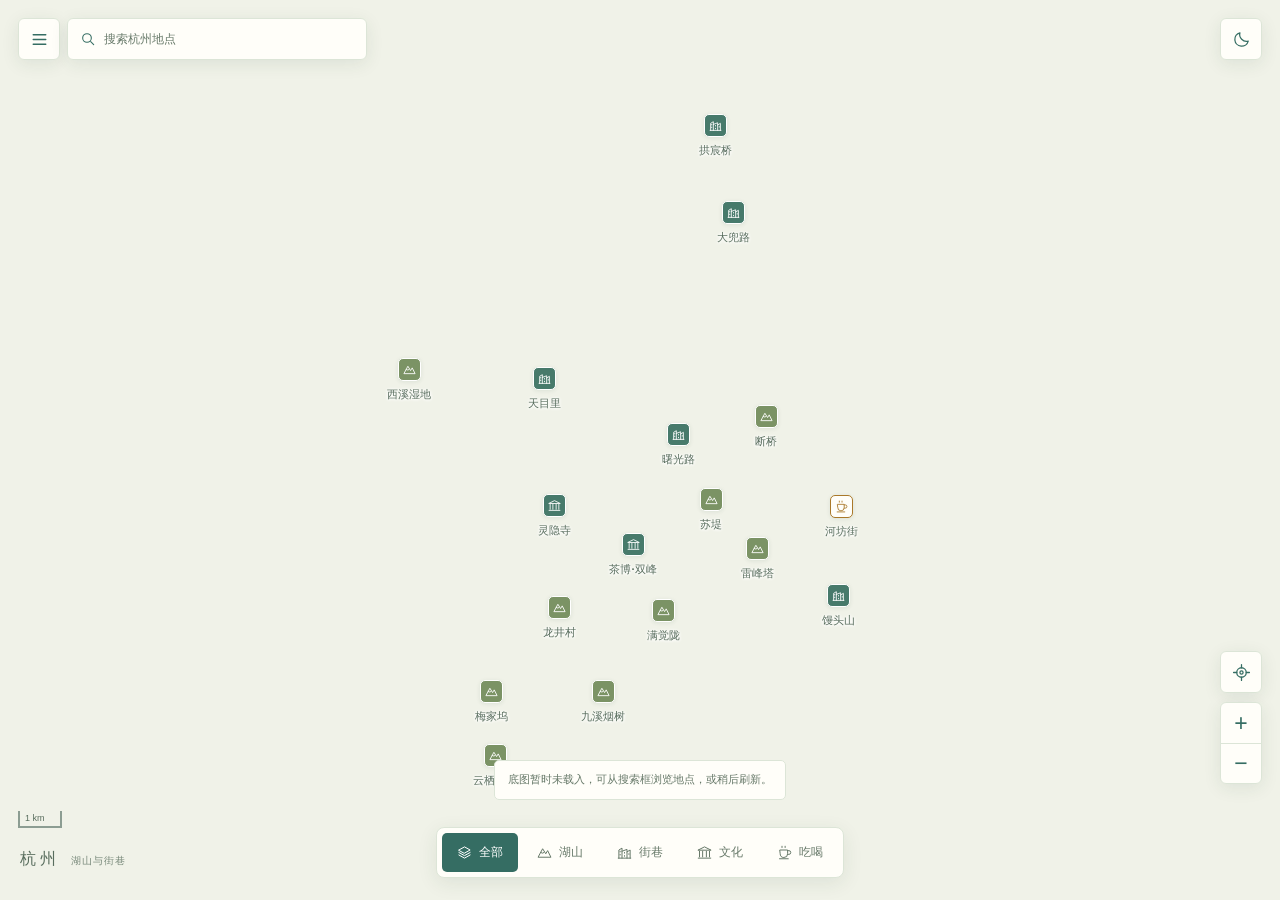
<file: docs/index.html>
<!doctype html>
<html lang="zh-CN"><head>
<meta charset="utf-8"><meta name="viewport" content="width=device-width,initial-scale=1,viewport-fit=cover"><meta name="theme-color" content="#f0f2e8">
<title>杭州地图 · 杭州慢游</title><meta name="description" content="一张安静的杭州地图。沿湖山、街巷与文博空间，慢慢认识杭州。">
<meta property="og:title" content="杭州地图 · 杭州慢游"><meta property="og:image" content="https://hainahuang729.github.io/hangzhou-slow-walk/assets/photos/westlake.jpg">
<link rel="canonical" href="https://hainahuang729.github.io/hangzhou-slow-walk/"><link rel="icon" href="./assets/favicon.svg"><link rel="stylesheet" href="./vendor/maplibre-gl.css"><link rel="stylesheet" href="./style.css"><script src="./app.js" type="module"></script>
</head><body data-theme="light">
<main id="map" aria-label="可拖动和缩放的杭州地图"></main>
<header class="map-topbar"><button id="open-menu" class="map-button" aria-label="打开菜单" aria-haspopup="dialog"><span data-icon="menu"></span></button><form id="search-form" class="search-box" role="search"><span data-icon="search"></span><input id="search" type="search" aria-label="搜索杭州地点" placeholder="搜索杭州地点" autocomplete="off" aria-controls="search-panel" aria-expanded="false"><button id="clear-search" type="button" aria-label="清空搜索" hidden>×</button></form></header>
<button id="theme-toggle" class="map-button theme-toggle" aria-label="切换为深色地图" title="切换为深色地图"><span data-icon="moon"></span></button>
<section id="search-panel" class="search-panel" aria-label="地点搜索结果" hidden><div class="search-status"><span id="search-status">精选地点</span><button id="close-search" aria-label="收起搜索结果">×</button></div><div id="search-results"></div></section>
<div class="city-caption" aria-hidden="true"><span>杭州</span><small id="area-caption">湖山与街巷</small></div>
<div class="map-controls"><button id="reset-map" class="map-button" aria-label="查看全部地点" title="查看全部地点"><span data-icon="locate"></span></button><div class="zoom-control"><button id="zoom-in" aria-label="放大地图">+</button><button id="zoom-out" aria-label="缩小地图">−</button></div></div>
<nav id="category-dock" class="category-dock" aria-label="地点分类"></nav>
<p class="map-status" id="map-status" role="status">正在载入地图…</p>
<dialog id="menu-dialog" class="side-menu" aria-labelledby="menu-title"><div class="menu-heading"><div><h1 id="menu-title">杭州地图</h1><p>沿湖山与街巷，慢慢走</p></div><button class="close-button" data-close aria-label="关闭菜单">×</button></div><div class="theme-control" role="group" aria-label="地图显示模式"><button data-theme-choice="light" aria-pressed="true"><span data-icon="sun"></span>浅色</button><button data-theme-choice="dark" aria-pressed="false"><span data-icon="moon"></span>深色</button></div><label class="area-label" for="area-filter">游览片区</label><select id="area-filter" class="area-filter" aria-label="选择游览片区"></select><div class="menu-layers" id="menu-layers"></div><div class="menu-divider"></div><button class="menu-item" id="show-saved"><span data-icon="bookmark"></span>收藏的地点</button><button class="menu-item" id="menu-reset"><span data-icon="locate"></span>查看全部地点</button><button class="menu-item" id="open-about"><span data-icon="info"></span>地图说明</button><p class="menu-foot">慢一点，看看杭州。</p></dialog>
<dialog id="about-dialog" class="about-dialog" aria-labelledby="about-title"><div class="about-heading"><h2 id="about-title">关于这张地图</h2><button class="close-button" data-close aria-label="关闭地图说明">×</button></div><p>在杭州的湖山、街巷和文博空间之间慢慢走。缩小时优先显示附近更有代表性的地点，放大可看到更多；也可以搜索地点或在菜单选择片区。</p><p>街道、村落与大景区标注的是代表位置。前往地点时，可在高德中查看实际入口与道路；开放、预约与活动以官方当天安排为准。</p><p>底图由 <a href="https://openfreemap.org/" target="_blank" rel="noopener noreferrer">OpenFreeMap</a> 提供，地理数据来自 <a href="https://www.openstreetmap.org/copyright" target="_blank" rel="noopener noreferrer">OpenStreetMap</a>。收藏保存在当前浏览器。</p><a class="quiet-link" href="./slow/">去山水漫游，写一张明信片 ↗</a></dialog>
<div class="toast" id="toast" role="status" aria-live="polite"></div><noscript><p class="noscript">请开启 JavaScript 查看互动地图。</p></noscript>
</body></html>
</file>
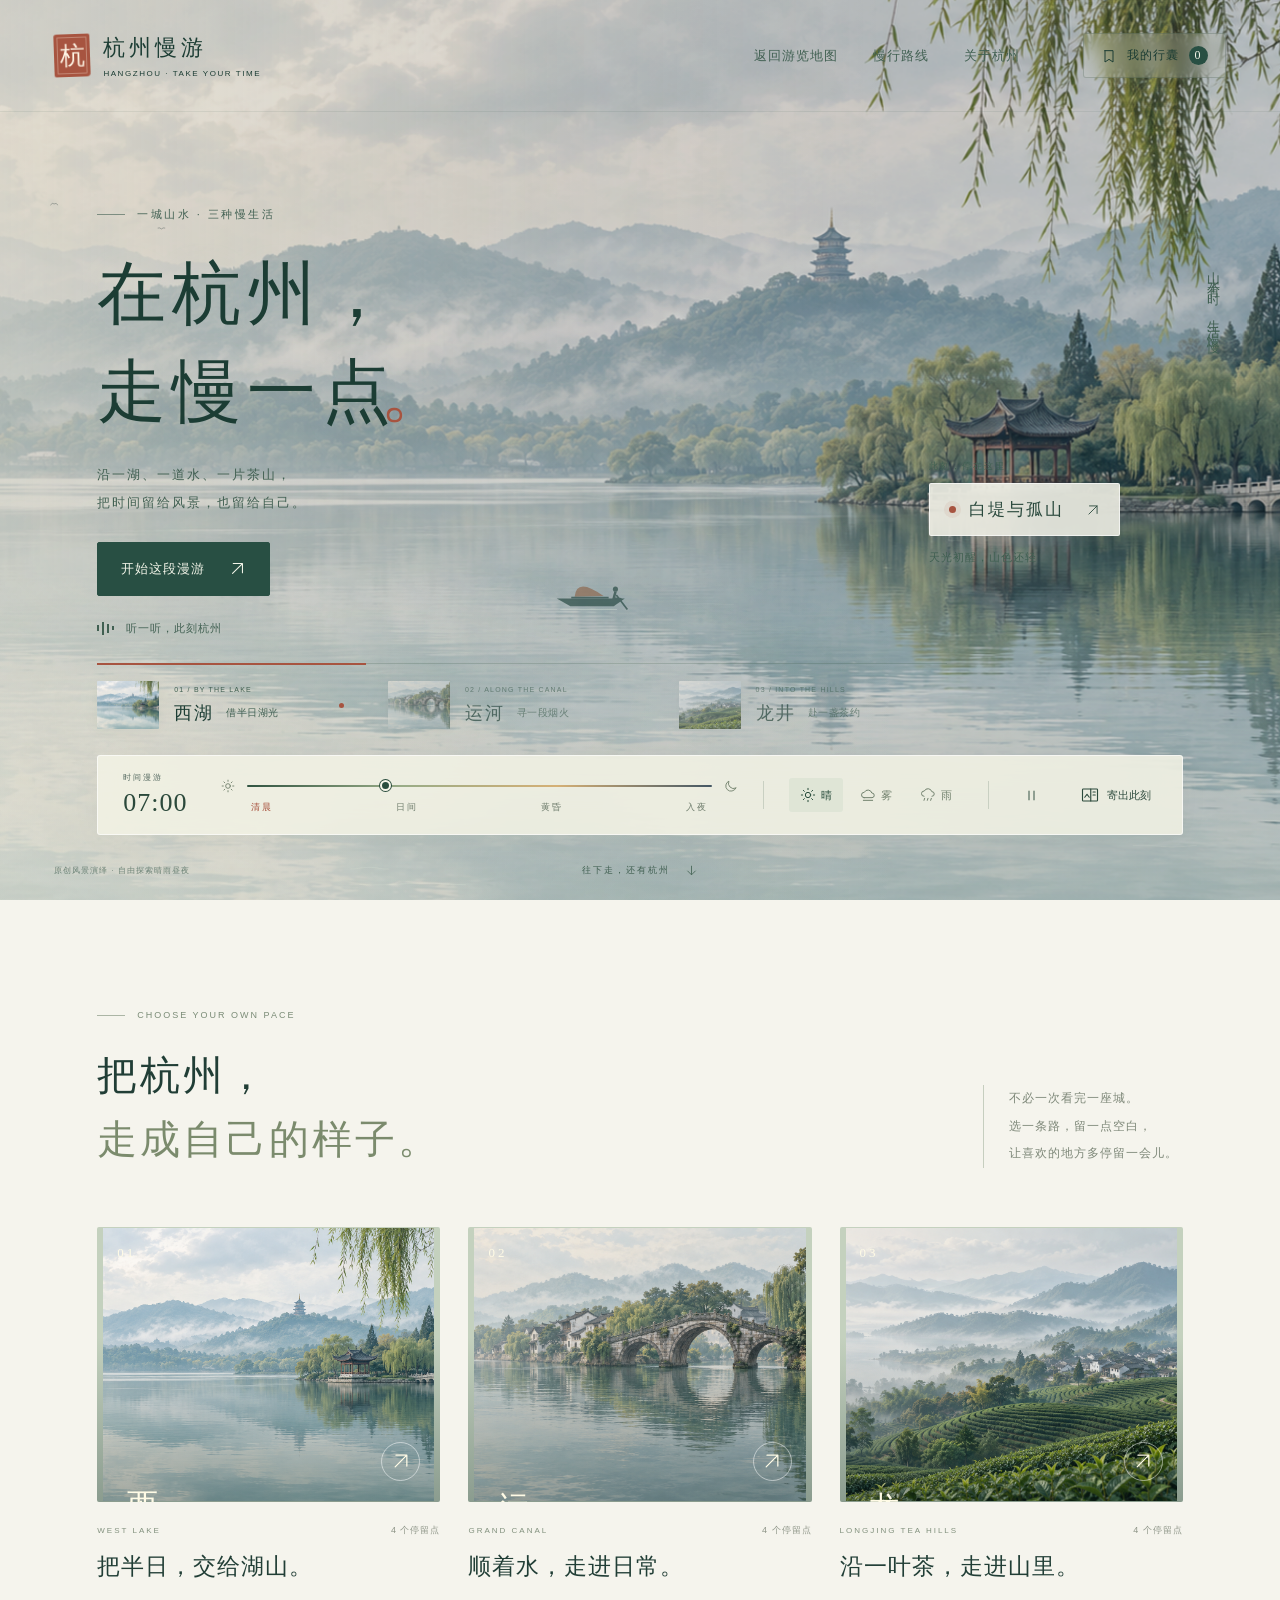
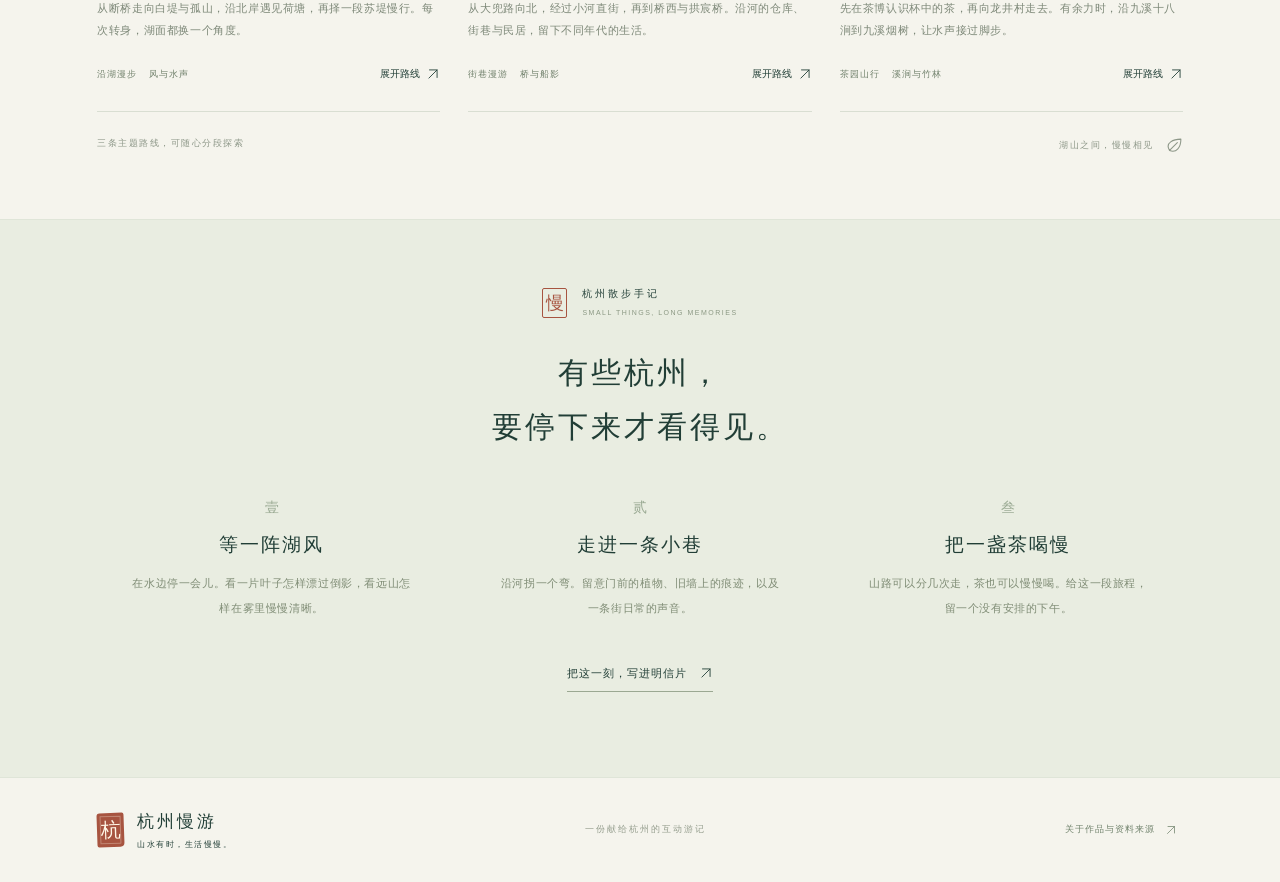
<file: docs/slow/index.html>
<!DOCTYPE html>
<html lang="zh-CN">
<head>
  <meta charset="UTF-8">
  <meta name="viewport" content="width=device-width, initial-scale=1, viewport-fit=cover">
  <meta name="theme-color" content="#e5e9e1">
  <title>杭州慢游 · 在杭州，走慢一点</title>
  <meta name="description" content="沿一湖、一道水、一片茶山，收藏杭州的片刻。探索西湖、运河与龙井，切换昼夜晴雨，写一张属于你的杭州明信片。">
  <meta property="og:title" content="杭州慢游 · 在杭州，走慢一点">
  <meta property="og:description" content="山水有时，生活慢慢。一段可以亲手探索的杭州游记。">
  <meta property="og:image" content="https://hainahuang729.github.io/hangzhou-slow-walk/assets/westlake.png">
  <meta property="og:type" content="website">
  <link rel="canonical" href="https://hainahuang729.github.io/hangzhou-slow-walk/slow/">
  <link rel="icon" type="image/svg+xml" href="../assets/favicon.svg">
  <link rel="preload" href="../assets/westlake.png" as="image" fetchpriority="high">
  <link rel="stylesheet" href="./style.css">
  <script type="module" src="./app.js"></script>
</head>
<body>
  <svg class="icon-defs" aria-hidden="true" xmlns="http://www.w3.org/2000/svg">
    <defs>
      <symbol id="i-arrow" viewBox="0 0 24 24"><path d="M4 12h15M13 5l7 7-7 7"/></symbol>
      <symbol id="i-ne" viewBox="0 0 24 24"><path d="M5 19 19 5M6 5h13v13"/></symbol>
      <symbol id="i-down" viewBox="0 0 24 24"><path d="M12 4v15M5 13l7 7 7-7"/></symbol>
      <symbol id="i-sun" viewBox="0 0 24 24"><circle cx="12" cy="12" r="4"/><path d="M12 2v2m0 16v2M2 12h2m16 0h2M5 5l1.5 1.5m11 11L19 19M5 19l1.5-1.5m11-11L19 5"/></symbol>
      <symbol id="i-moon" viewBox="0 0 24 24"><path d="M20.3 15.6A9 9 0 0 1 8.4 3.7 9 9 0 1 0 20.3 15.6Z"/></symbol>
      <symbol id="i-cloud" viewBox="0 0 24 24"><path d="M6 16a4 4 0 1 1 .5-8 6 6 0 0 1 11.2 1A3.5 3.5 0 1 1 18 16H6ZM5 20h14"/></symbol>
      <symbol id="i-rain" viewBox="0 0 24 24"><path d="M6 14a4 4 0 1 1 .5-8 6 6 0 0 1 11.2 1A3.5 3.5 0 1 1 18 14M7 17l-1 3m6-3-1 3m6-3-1 3"/></symbol>
      <symbol id="i-sound" viewBox="0 0 24 24"><path d="M4 10v4h4l5 4V6l-5 4H4Zm12-2a6 6 0 0 1 0 8m3-11a10 10 0 0 1 0 14"/></symbol>
      <symbol id="i-mute" viewBox="0 0 24 24"><path d="M4 10v4h4l5 4V6l-5 4H4Zm13 0 5 5m0-5-5 5"/></symbol>
      <symbol id="i-bookmark" viewBox="0 0 24 24"><path d="M6 4h12v17l-6-4-6 4V4Z"/></symbol>
      <symbol id="i-check" viewBox="0 0 24 24"><path d="m5 12 4 4L19 6"/></symbol>
      <symbol id="i-plus" viewBox="0 0 24 24"><path d="M12 5v14M5 12h14"/></symbol>
      <symbol id="i-close" viewBox="0 0 24 24"><path d="m6 6 12 12M6 18 18 6"/></symbol>
      <symbol id="i-map" viewBox="0 0 24 24"><path d="m3 5 6-2 6 2 6-2v16l-6 2-6-2-6 2V5Zm6-2v16m6-14v16"/></symbol>
      <symbol id="i-pin" viewBox="0 0 24 24"><path d="M19 10c0 5-7 11-7 11S5 15 5 10a7 7 0 1 1 14 0Z"/><circle cx="12" cy="10" r="2.4"/></symbol>
      <symbol id="i-download" viewBox="0 0 24 24"><path d="M12 3v12m-5-5 5 5 5-5M4 16v5h16v-5"/></symbol>
      <symbol id="i-pause" viewBox="0 0 24 24"><path d="M8 5v14M16 5v14"/></symbol>
      <symbol id="i-play" viewBox="0 0 24 24"><path d="m7 4 14 8-14 8V4Z"/></symbol>
      <symbol id="i-link" viewBox="0 0 24 24"><path d="m10 13 4-4m-6 6-2 2a4 4 0 0 1-6-6l4-4a4 4 0 0 1 6 0m4 2 2-2a4 4 0 0 1 6 6l-4 4a4 4 0 0 1-6 0" transform="translate(1 0)"/></symbol>
      <symbol id="i-leaf" viewBox="0 0 24 24"><path d="M5 19C-2 8 11 3 21 3c0 11-6 20-16 16Zm0 0L16 8"/></symbol>
      <symbol id="i-wave" viewBox="0 0 24 24"><path d="M2 8c3-4 5 4 8 0s5 4 8 0 4 0 4 0M2 14c3-4 5 4 8 0s5 4 8 0 4 0 4 0M2 20c3-4 5 4 8 0s5 4 8 0 4 0 4 0"/></symbol>
      <symbol id="i-postcard" viewBox="0 0 24 24"><rect x="2" y="4" width="20" height="16" rx="1"/><path d="M13 4v16M16 8h3m-3 4h3M5 15l3-4 3 4"/></symbol>
    </defs>
  </svg>
  <a class="skip-link" href="#journeys">跳到慢行路线</a>
  <main>
    <section class="hero" id="wander" aria-label="杭州互动风景">
      <div class="landscape" aria-hidden="true">
        <img class="landscape-image is-active" data-scene-image="westlake" src="../assets/westlake.png" alt="" fetchpriority="high">
        <img class="landscape-image" data-scene-image="canal" data-src="../assets/canal.png" alt="">
        <img class="landscape-image" data-scene-image="tea" data-src="../assets/tea.png" alt="">
        <div class="landscape-night"></div>
        <div class="landscape-warm"></div>
        <div class="landscape-mist mist-one"></div>
        <div class="landscape-mist mist-two"></div>
        <div class="landscape-legibility"></div>
        <canvas id="atmosphere"></canvas>
        <div class="moon-orb"></div>
        <svg class="little-boat" viewBox="0 0 100 46"><path d="M8 30h80l-13 9H24Z" fill="#294a44"/><path d="M29 28q2-24 34-1Z" fill="#8e6950"/><path d="M25 29h44M78 26l13 17" fill="none" stroke="#294a44" stroke-width="2"/><circle cx="77" cy="19" r="3" fill="#294a44"/><path d="m77 22-2 8 9 1" fill="none" stroke="#294a44" stroke-width="3"/><path d="M12 43h67" stroke="#d9e3d8" opacity=".65"/></svg>
      </div>
      <header class="site-header">
        <a class="brand" href="../" aria-label="返回杭州游览地图">
          <span class="brand-seal">杭</span>
          <span><strong>杭州慢游</strong><small>HANGZHOU · TAKE YOUR TIME</small></span>
        </a>
        <nav class="top-nav" aria-label="主导航">
          <a class="nav-link" href="../">返回游览地图</a>
          <a class="nav-link" href="#journeys">慢行路线</a>
          <button class="nav-link" data-action="about">关于杭州</button>
        </nav>
        <button class="journey-button" data-action="saved">
          <svg class="icon"><use href="#i-bookmark"/></svg>
          <span>我的行囊</span><b id="saved-count">0</b>
        </button>
      </header>

      <div class="hero-copy">
        <p class="eyebrow"><span></span>一城山水 · 三种慢生活</p>
        <h1>在杭州，<br>走慢一点<span class="title-dot">。</span></h1>
        <p class="hero-description">沿一湖、一道水、一片茶山，<br>把时间留给风景，也留给自己。</p>
        <button class="primary-button hero-cta" data-action="explore">开始这段漫游 <svg class="icon"><use href="#i-ne"/></svg></button>
        <button class="listen-link" data-action="sound" aria-pressed="false"><span class="sound-bars"><i></i><i></i><i></i><i></i></span><span class="listen-label">听一听，此刻杭州</span></button>
      </div>

      <div class="scene-callout">
        <p class="micro-label">此刻，停在这里</p>
        <button id="scene-place" class="scene-place" data-action="featured">
          <span class="place-pulse"></span><span id="featured-name">白堤 · 孤山</span>
          <svg class="icon"><use href="#i-ne"/></svg>
        </button>
        <p id="moment-title">风起湖面，晨光正好。</p>
      </div>
      <div class="vertical-note" aria-hidden="true">山水有时，生活慢慢。</div>

      <div class="scene-select" role="group" aria-label="选择杭州风景">
        <button class="scene-tab is-active" data-scene="westlake" aria-pressed="true">
          <span class="scene-tab-thumb"><img src="../assets/westlake.png" alt=""></span>
          <span class="scene-tab-copy"><small>01 / BY THE LAKE</small><strong>西湖<span>借半日湖光</span></strong></span>
          <span class="scene-tab-indicator"></span>
        </button>
        <button class="scene-tab" data-scene="canal" aria-pressed="false">
          <span class="scene-tab-thumb"><img src="../assets/canal.png" alt="" loading="lazy"></span>
          <span class="scene-tab-copy"><small>02 / ALONG THE CANAL</small><strong>运河<span>寻一段烟火</span></strong></span>
          <span class="scene-tab-indicator"></span>
        </button>
        <button class="scene-tab" data-scene="tea" aria-pressed="false">
          <span class="scene-tab-thumb"><img src="../assets/tea.png" alt="" loading="lazy"></span>
          <span class="scene-tab-copy"><small>03 / INTO THE HILLS</small><strong>龙井<span>赴一盏茶约</span></strong></span>
          <span class="scene-tab-indicator"></span>
        </button>
      </div>

      <div class="experience-bar">
        <div class="time-block">
          <span class="micro-label">时间漫游</span>
          <output id="time-display" for="time-range">07:00</output>
        </div>
        <div class="time-slider-block">
          <div class="time-range-wrap"><svg class="icon"><use href="#i-sun"/></svg><input type="range" id="time-range" min="0" max="1439" value="420" step="1" aria-label="场景时间" aria-valuetext="07:00"><svg class="icon"><use href="#i-moon"/></svg></div>
          <div class="time-presets"><button data-time="360">清晨</button><button data-time="720">日间</button><button data-time="1050">黄昏</button><button data-time="1260">入夜</button></div>
        </div>
        <div class="bar-divider"></div>
        <div class="weather-control" role="group" aria-label="场景天气">
          <button data-weather="sunny" class="is-active" aria-pressed="true"><svg class="icon"><use href="#i-sun"/></svg><span>晴</span></button>
          <button data-weather="mist" aria-pressed="false"><svg class="icon"><use href="#i-cloud"/></svg><span>雾</span></button>
          <button data-weather="rain" aria-pressed="false"><svg class="icon"><use href="#i-rain"/></svg><span>雨</span></button>
        </div>
        <div class="bar-divider"></div>
        <button class="icon-button motion-button" data-action="motion" aria-label="暂停动态效果" aria-pressed="false"><svg class="icon"><use href="#i-pause"/></svg></button>
        <button class="icon-button postcard-button" data-action="postcard" aria-label="制作此刻明信片"><svg class="icon"><use href="#i-postcard"/></svg><span>寄出此刻</span></button>
      </div>
      <a class="scroll-cue" href="#journeys"><span>往下走，还有杭州</span><svg class="icon"><use href="#i-down"/></svg></a>
      <span class="scene-caption">原创风景演绎 · 自由探索晴雨昼夜</span>
    </section>

    <section class="journeys-section" id="journeys" aria-labelledby="journeys-heading">
      <div class="section-heading">
        <div><p class="eyebrow"><span></span>CHOOSE YOUR OWN PACE</p><h2 id="journeys-heading">把杭州，<br><em>走成自己的样子。</em></h2></div>
        <p class="section-intro">不必一次看完一座城。<br>选一条路，留一点空白，<br>让喜欢的地方多停留一会儿。</p>
      </div>
      <div id="route-cards" class="route-cards"></div>
      <div class="route-section-foot"><span>三条主题路线，可随心分段探索</span><span>湖山之间，慢慢相见 <svg class="icon"><use href="#i-leaf"/></svg></span></div>
    </section>

    <section class="moments-section" aria-labelledby="moments-heading">
      <div class="moments-label"><span class="tiny-seal">慢</span><p>杭州散步手记<br><small>SMALL THINGS, LONG MEMORIES</small></p></div>
      <h2 id="moments-heading">有些杭州，<br>要停下来才看得见。</h2>
      <div class="moment-notes">
        <article><span>壹</span><h3>等一阵湖风</h3><p>在水边停一会儿。看一片叶子怎样漂过倒影，看远山怎样在雾里慢慢清晰。</p></article>
        <article><span>贰</span><h3>走进一条小巷</h3><p>沿河拐一个弯。留意门前的植物、旧墙上的痕迹，以及一条街日常的声音。</p></article>
        <article><span>叁</span><h3>把一盏茶喝慢</h3><p>山路可以分几次走，茶也可以慢慢喝。给这一段旅程，留一个没有安排的下午。</p></article>
      </div>
      <button class="text-button" data-action="postcard">把这一刻，写进明信片 <svg class="icon"><use href="#i-ne"/></svg></button>
    </section>
  </main>
  <footer class="site-footer"><a class="brand footer-brand" href="#wander"><span class="brand-seal">杭</span><span><strong>杭州慢游</strong><small>山水有时，生活慢慢。</small></span></a><p>一份献给杭州的互动游记</p><button data-action="about">关于作品与资料来源 <svg class="icon"><use href="#i-ne"/></svg></button></footer>

  <dialog id="explore-dialog" class="explore-dialog" aria-labelledby="drawer-title">
    <div class="drawer-header"><div><span class="micro-label" id="drawer-eyebrow">WEST LAKE / 01</span><h2 id="drawer-title">把半日，交给湖山。</h2></div><button class="icon-button" data-close aria-label="关闭漫游面板"><svg class="icon"><use href="#i-close"/></svg></button></div>
    <div class="drawer-tabs" id="drawer-tabs"></div>
    <div class="drawer-map-wrap"><svg id="route-map" viewBox="0 0 320 180" aria-label="主题路线示意图"></svg><span>路线示意 · 可点选地点</span><span class="map-north">N ↑</span></div>
    <div class="drawer-body"><div class="drawer-summary"><p id="drawer-description"></p><button class="small-button" id="save-route-button"><svg class="icon"><use href="#i-plus"/></svg><span>收藏整条路线</span></button></div><div id="place-list" class="place-list"></div><div class="route-practical"><svg class="icon"><use href="#i-map"/></svg><p id="route-note"></p></div><button class="text-button" data-action="saved">查看我的行囊 <svg class="icon"><use href="#i-arrow"/></svg></button></div>
  </dialog>

  <dialog id="saved-dialog" class="saved-dialog" aria-labelledby="saved-title">
    <div class="drawer-header"><div><span class="micro-label">YOUR LITTLE COLLECTION</span><h2 id="saved-title">我的杭州行囊</h2></div><button class="icon-button" data-close aria-label="关闭行囊"><svg class="icon"><use href="#i-close"/></svg></button></div>
    <p class="saved-intro">收藏想去的地方。下一次出发，从这里开始。</p>
    <div id="saved-list"></div>
    <div class="saved-actions"><button class="primary-button" data-action="postcard">做一张杭州明信片 <svg class="icon"><use href="#i-postcard"/></svg></button><button class="text-button" id="copy-itinerary">复制地点清单 <svg class="icon"><use href="#i-link"/></svg></button><small>行囊保存在这台设备的浏览器中</small></div>
  </dialog>

  <dialog id="postcard-dialog" class="postcard-dialog" aria-labelledby="postcard-title">
    <div class="drawer-header"><div><span class="micro-label">A POSTCARD FROM HANGZHOU</span><h2 id="postcard-title">把此刻，带走。</h2></div><button class="icon-button" data-close aria-label="关闭明信片"><svg class="icon"><use href="#i-close"/></svg></button></div>
    <div class="postcard-preview"><canvas id="postcard-canvas" width="1440" height="1080" aria-label="杭州明信片预览"></canvas></div>
    <label class="postcard-message-label" for="postcard-message">给此刻留一句话 <span id="message-length">0 / 32</span></label>
    <input id="postcard-message" type="text" maxlength="32" placeholder="山水有时，生活慢慢。" autocomplete="off">
    <div class="postcard-actions"><button class="primary-button" id="download-postcard">保存明信片 <svg class="icon"><use href="#i-download"/></svg></button><button class="small-button" id="copy-scene">复制此刻链接 <svg class="icon"><use href="#i-link"/></svg></button></div>
    <p class="postcard-note">下载的是 PNG 图片；链接会记住这片风景的时间与天气。</p>
  </dialog>

  <dialog id="about-dialog" class="about-dialog" aria-labelledby="about-title">
    <div class="drawer-header"><div><span class="micro-label">A SMALL TRIBUTE TO A CITY</span><h2 id="about-title">与杭州，慢慢相识。</h2></div><button class="icon-button" data-close aria-label="关闭关于面板"><svg class="icon"><use href="#i-close"/></svg></button></div>
    <div class="about-content"><p class="about-lead">沿一湖、一道水、一片茶山，<br>寻找自己的杭州。</p><p>「杭州慢游」是一份独立创作的互动游记。地点介绍依据公开文化与旅游资料整理，散步手记和此刻文字为原创表达。</p><h3>关于这些风景</h3><p>三幅风景由 AI 辅助创作，是西湖、运河与茶山意象的艺术演绎，不是实景照片或地理复原。时间与天气用于体验不同氛围，不代表实时天气；环境声是合成音景。</p><h3>走到现实里</h3><p>路线为主题策划，可选择部分地点、分段体验。示意图不用于实际导航；点击「在地图中查看」可搜索真实地点。出行前请向目的地核对开放、预约及道路情况。</p><h3>资料来源</h3><div id="source-list" class="source-list"></div><p class="about-foot">素材与内容整理：2026 年 10 月<br>独立文旅体验作品 · 非官方旅游服务</p></div>
  </dialog>
  <div id="toast" class="toast" role="status" aria-live="polite"></div>
  <noscript><div class="noscript-message">开启 JavaScript 后，可以切换风景、探索路线和制作明信片。</div></noscript>
</body>
</html>
</file>
<file: docs/vendor/maplibre-gl.css>
.maplibregl-map{font:12px/20px Helvetica Neue,Arial,Helvetica,sans-serif;overflow:hidden;position:relative;-webkit-tap-highlight-color:rgb(0 0 0/0);-webkit-touch-callout:none}.maplibregl-canvas{position:absolute;left:0;top:0}.maplibregl-map:fullscreen{width:100%;height:100%}.maplibregl-ctrl-group button.maplibregl-ctrl-compass{touch-action:none}.maplibregl-canvas-container.maplibregl-interactive,.maplibregl-ctrl-group button.maplibregl-ctrl-compass{cursor:grab;-webkit-user-select:none;-moz-user-select:none;user-select:none}.maplibregl-canvas-container.maplibregl-interactive.maplibregl-track-pointer{cursor:pointer}.maplibregl-canvas-container.maplibregl-interactive:active,.maplibregl-ctrl-group button.maplibregl-ctrl-compass:active{cursor:grabbing}.maplibregl-canvas-container.maplibregl-touch-zoom-rotate,.maplibregl-canvas-container.maplibregl-touch-zoom-rotate .maplibregl-canvas{touch-action:pan-x pan-y}.maplibregl-canvas-container.maplibregl-touch-drag-pan,.maplibregl-canvas-container.maplibregl-touch-drag-pan .maplibregl-canvas{touch-action:pinch-zoom}.maplibregl-canvas-container.maplibregl-touch-zoom-rotate.maplibregl-touch-drag-pan,.maplibregl-canvas-container.maplibregl-touch-zoom-rotate.maplibregl-touch-drag-pan .maplibregl-canvas{touch-action:none}.maplibregl-canvas-container.maplibregl-touch-drag-pan.maplibregl-cooperative-gestures,.maplibregl-canvas-container.maplibregl-touch-drag-pan.maplibregl-cooperative-gestures .maplibregl-canvas{touch-action:pan-x pan-y}.maplibregl-ctrl-bottom-left,.maplibregl-ctrl-bottom-right,.maplibregl-ctrl-top-left,.maplibregl-ctrl-top-right{position:absolute;pointer-events:none;z-index:2}.maplibregl-ctrl-top-left{top:0;left:0}.maplibregl-ctrl-top-right{top:0;right:0}.maplibregl-ctrl-bottom-left{bottom:0;left:0}.maplibregl-ctrl-bottom-right{right:0;bottom:0}.maplibregl-ctrl{clear:both;pointer-events:auto;transform:translate(0)}.maplibregl-ctrl-top-left .maplibregl-ctrl{margin:10px 0 0 10px;float:left}.maplibregl-ctrl-top-right .maplibregl-ctrl{margin:10px 10px 0 0;float:right}.maplibregl-ctrl-bottom-left .maplibregl-ctrl{margin:0 0 10px 10px;float:left}.maplibregl-ctrl-bottom-right .maplibregl-ctrl{margin:0 10px 10px 0;float:right}.maplibregl-ctrl-group{border-radius:4px;background:#fff}.maplibregl-ctrl-group:not(:empty){box-shadow:0 0 0 2px rgba(0,0,0,.1)}.maplibregl-ctrl-group button{width:29px;height:29px;display:block;padding:0;outline:none;border:0;box-sizing:border-box;background-color:transparent;cursor:pointer}.maplibregl-ctrl button{-webkit-user-select:none;-moz-user-select:none;user-select:none}.maplibregl-ctrl-group button+button{border-top:1px solid #ddd}.maplibregl-ctrl button .maplibregl-ctrl-icon{display:block;width:100%;height:100%;background-repeat:no-repeat;background-position:50%}@media(forced-colors:active){.maplibregl-ctrl-group:not(:empty){box-shadow:0 0 0 2px ButtonText}.maplibregl-ctrl-icon{background-color:transparent}.maplibregl-ctrl-group button+button{border-top:1px solid buttontext}}.maplibregl-ctrl button::-moz-focus-inner{border:0;padding:0}.maplibregl-ctrl-attrib-button:focus,.maplibregl-ctrl-group button:focus{box-shadow:0 0 2px 2px #0096ff}.maplibregl-ctrl button:disabled{cursor:not-allowed}.maplibregl-ctrl button:disabled .maplibregl-ctrl-icon{opacity:.25}@media(hover:hover){.maplibregl-ctrl button:not(:disabled):hover{background-color:rgba(0,0,0,.05)}}.maplibregl-ctrl button:not(:disabled):active{background-color:rgba(0,0,0,.05)}.maplibregl-ctrl-group button:focus:focus-visible{box-shadow:0 0 2px 2px #0096ff}.maplibregl-ctrl-group button:focus:not(:focus-visible){box-shadow:none}.maplibregl-ctrl-group button:focus:first-child{border-radius:4px 4px 0 0}.maplibregl-ctrl-group button:focus:last-child{border-radius:0 0 4px 4px}.maplibregl-ctrl-group button:focus:only-child{border-radius:inherit}.maplibregl-ctrl button.maplibregl-ctrl-zoom-out .maplibregl-ctrl-icon{background-image:url("data:image/svg+xml;charset=utf-8,%3Csvg xmlns='http://www.w3.org/2000/svg' width='29' height='29' viewBox='0 0 29 29' fill='%23333'%3E %3Cpath d='M10 13c-.75 0-1.5.75-1.5 1.5S9.25 16 10 16h9c.75 0 1.5-.75 1.5-1.5S19.75 13 19 13z'/%3E %3C/svg%3E")}.maplibregl-ctrl button.maplibregl-ctrl-zoom-in .maplibregl-ctrl-icon{background-image:url("data:image/svg+xml;charset=utf-8,%3Csvg xmlns='http://www.w3.org/2000/svg' width='29' height='29' viewBox='0 0 29 29' fill='%23333'%3E %3Cpath d='M14.5 8.5c-.75 0-1.5.75-1.5 1.5v3h-3c-.75 0-1.5.75-1.5 1.5S9.25 16 10 16h3v3c0 .75.75 1.5 1.5 1.5S16 19.75 16 19v-3h3c.75 0 1.5-.75 1.5-1.5S19.75 13 19 13h-3v-3c0-.75-.75-1.5-1.5-1.5'/%3E %3C/svg%3E")}@media(forced-colors:active){.maplibregl-ctrl button.maplibregl-ctrl-zoom-out .maplibregl-ctrl-icon{background-image:url("data:image/svg+xml;charset=utf-8,%3Csvg xmlns='http://www.w3.org/2000/svg' width='29' height='29' viewBox='0 0 29 29' fill='%23fff'%3E %3Cpath d='M10 13c-.75 0-1.5.75-1.5 1.5S9.25 16 10 16h9c.75 0 1.5-.75 1.5-1.5S19.75 13 19 13z'/%3E %3C/svg%3E")}.maplibregl-ctrl button.maplibregl-ctrl-zoom-in .maplibregl-ctrl-icon{background-image:url("data:image/svg+xml;charset=utf-8,%3Csvg xmlns='http://www.w3.org/2000/svg' width='29' height='29' viewBox='0 0 29 29' fill='%23fff'%3E %3Cpath d='M14.5 8.5c-.75 0-1.5.75-1.5 1.5v3h-3c-.75 0-1.5.75-1.5 1.5S9.25 16 10 16h3v3c0 .75.75 1.5 1.5 1.5S16 19.75 16 19v-3h3c.75 0 1.5-.75 1.5-1.5S19.75 13 19 13h-3v-3c0-.75-.75-1.5-1.5-1.5'/%3E %3C/svg%3E")}}@media(forced-colors:active) and (prefers-color-scheme:light){.maplibregl-ctrl button.maplibregl-ctrl-zoom-out .maplibregl-ctrl-icon{background-image:url("data:image/svg+xml;charset=utf-8,%3Csvg xmlns='http://www.w3.org/2000/svg' width='29' height='29' viewBox='0 0 29 29' fill='%23000'%3E %3Cpath d='M10 13c-.75 0-1.5.75-1.5 1.5S9.25 16 10 16h9c.75 0 1.5-.75 1.5-1.5S19.75 13 19 13z'/%3E %3C/svg%3E")}.maplibregl-ctrl button.maplibregl-ctrl-zoom-in .maplibregl-ctrl-icon{background-image:url("data:image/svg+xml;charset=utf-8,%3Csvg xmlns='http://www.w3.org/2000/svg' width='29' height='29' viewBox='0 0 29 29' fill='%23000'%3E %3Cpath d='M14.5 8.5c-.75 0-1.5.75-1.5 1.5v3h-3c-.75 0-1.5.75-1.5 1.5S9.25 16 10 16h3v3c0 .75.75 1.5 1.5 1.5S16 19.75 16 19v-3h3c.75 0 1.5-.75 1.5-1.5S19.75 13 19 13h-3v-3c0-.75-.75-1.5-1.5-1.5'/%3E %3C/svg%3E")}}.maplibregl-ctrl button.maplibregl-ctrl-fullscreen .maplibregl-ctrl-icon{background-image:url("data:image/svg+xml;charset=utf-8,%3Csvg xmlns='http://www.w3.org/2000/svg' width='29' height='29' viewBox='0 0 29 29' fill='%23333'%3E %3Cpath d='M24 16v5.5c0 1.75-.75 2.5-2.5 2.5H16v-1l3-1.5-4-5.5 1-1 5.5 4 1.5-3zM6 16l1.5 3 5.5-4 1 1-4 5.5 3 1.5v1H7.5C5.75 24 5 23.25 5 21.5V16zm7-11v1l-3 1.5 4 5.5-1 1-5.5-4L6 13H5V7.5C5 5.75 5.75 5 7.5 5zm11 2.5c0-1.75-.75-2.5-2.5-2.5H16v1l3 1.5-4 5.5 1 1 5.5-4 1.5 3h1z'/%3E %3C/svg%3E")}.maplibregl-ctrl button.maplibregl-ctrl-shrink .maplibregl-ctrl-icon{background-image:url("data:image/svg+xml;charset=utf-8,%3Csvg xmlns='http://www.w3.org/2000/svg' width='29' height='29' viewBox='0 0 29 29'%3E %3Cpath d='M18.5 16c-1.75 0-2.5.75-2.5 2.5V24h1l1.5-3 5.5 4 1-1-4-5.5 3-1.5v-1zM13 18.5c0-1.75-.75-2.5-2.5-2.5H5v1l3 1.5L4 24l1 1 5.5-4 1.5 3h1zm3-8c0 1.75.75 2.5 2.5 2.5H24v-1l-3-1.5L25 5l-1-1-5.5 4L17 5h-1zM10.5 13c1.75 0 2.5-.75 2.5-2.5V5h-1l-1.5 3L5 4 4 5l4 5.5L5 12v1z'/%3E %3C/svg%3E")}@media(forced-colors:active){.maplibregl-ctrl button.maplibregl-ctrl-fullscreen .maplibregl-ctrl-icon{background-image:url("data:image/svg+xml;charset=utf-8,%3Csvg xmlns='http://www.w3.org/2000/svg' width='29' height='29' viewBox='0 0 29 29' fill='%23fff'%3E %3Cpath d='M24 16v5.5c0 1.75-.75 2.5-2.5 2.5H16v-1l3-1.5-4-5.5 1-1 5.5 4 1.5-3zM6 16l1.5 3 5.5-4 1 1-4 5.5 3 1.5v1H7.5C5.75 24 5 23.25 5 21.5V16zm7-11v1l-3 1.5 4 5.5-1 1-5.5-4L6 13H5V7.5C5 5.75 5.75 5 7.5 5zm11 2.5c0-1.75-.75-2.5-2.5-2.5H16v1l3 1.5-4 5.5 1 1 5.5-4 1.5 3h1z'/%3E %3C/svg%3E")}.maplibregl-ctrl button.maplibregl-ctrl-shrink .maplibregl-ctrl-icon{background-image:url("data:image/svg+xml;charset=utf-8,%3Csvg xmlns='http://www.w3.org/2000/svg' width='29' height='29' viewBox='0 0 29 29' fill='%23fff'%3E %3Cpath d='M18.5 16c-1.75 0-2.5.75-2.5 2.5V24h1l1.5-3 5.5 4 1-1-4-5.5 3-1.5v-1zM13 18.5c0-1.75-.75-2.5-2.5-2.5H5v1l3 1.5L4 24l1 1 5.5-4 1.5 3h1zm3-8c0 1.75.75 2.5 2.5 2.5H24v-1l-3-1.5L25 5l-1-1-5.5 4L17 5h-1zM10.5 13c1.75 0 2.5-.75 2.5-2.5V5h-1l-1.5 3L5 4 4 5l4 5.5L5 12v1z'/%3E %3C/svg%3E")}}@media(forced-colors:active) and (prefers-color-scheme:light){.maplibregl-ctrl button.maplibregl-ctrl-fullscreen .maplibregl-ctrl-icon{background-image:url("data:image/svg+xml;charset=utf-8,%3Csvg xmlns='http://www.w3.org/2000/svg' width='29' height='29' viewBox='0 0 29 29' fill='%23000'%3E %3Cpath d='M24 16v5.5c0 1.75-.75 2.5-2.5 2.5H16v-1l3-1.5-4-5.5 1-1 5.5 4 1.5-3zM6 16l1.5 3 5.5-4 1 1-4 5.5 3 1.5v1H7.5C5.75 24 5 23.25 5 21.5V16zm7-11v1l-3 1.5 4 5.5-1 1-5.5-4L6 13H5V7.5C5 5.75 5.75 5 7.5 5zm11 2.5c0-1.75-.75-2.5-2.5-2.5H16v1l3 1.5-4 5.5 1 1 5.5-4 1.5 3h1z'/%3E %3C/svg%3E")}.maplibregl-ctrl button.maplibregl-ctrl-shrink .maplibregl-ctrl-icon{background-image:url("data:image/svg+xml;charset=utf-8,%3Csvg xmlns='http://www.w3.org/2000/svg' width='29' height='29' viewBox='0 0 29 29' fill='%23000'%3E %3Cpath d='M18.5 16c-1.75 0-2.5.75-2.5 2.5V24h1l1.5-3 5.5 4 1-1-4-5.5 3-1.5v-1zM13 18.5c0-1.75-.75-2.5-2.5-2.5H5v1l3 1.5L4 24l1 1 5.5-4 1.5 3h1zm3-8c0 1.75.75 2.5 2.5 2.5H24v-1l-3-1.5L25 5l-1-1-5.5 4L17 5h-1zM10.5 13c1.75 0 2.5-.75 2.5-2.5V5h-1l-1.5 3L5 4 4 5l4 5.5L5 12v1z'/%3E %3C/svg%3E")}}.maplibregl-ctrl button.maplibregl-ctrl-compass .maplibregl-ctrl-icon{background-image:url("data:image/svg+xml;charset=utf-8,%3Csvg xmlns='http://www.w3.org/2000/svg' width='29' height='29' viewBox='0 0 29 29' fill='%23333'%3E %3Cpath d='m10.5 14 4-8 4 8z'/%3E %3Cpath fill='%23ccc' d='m10.5 16 4 8 4-8z'/%3E %3C/svg%3E")}@media(forced-colors:active){.maplibregl-ctrl button.maplibregl-ctrl-compass .maplibregl-ctrl-icon{background-image:url("data:image/svg+xml;charset=utf-8,%3Csvg xmlns='http://www.w3.org/2000/svg' width='29' height='29' viewBox='0 0 29 29' fill='%23fff'%3E %3Cpath d='m10.5 14 4-8 4 8z'/%3E %3Cpath fill='%23ccc' d='m10.5 16 4 8 4-8z'/%3E %3C/svg%3E")}}@media(forced-colors:active) and (prefers-color-scheme:light){.maplibregl-ctrl button.maplibregl-ctrl-compass .maplibregl-ctrl-icon{background-image:url("data:image/svg+xml;charset=utf-8,%3Csvg xmlns='http://www.w3.org/2000/svg' width='29' height='29' viewBox='0 0 29 29' fill='%23000'%3E %3Cpath d='m10.5 14 4-8 4 8z'/%3E %3Cpath fill='%23ccc' d='m10.5 16 4 8 4-8z'/%3E %3C/svg%3E")}}.maplibregl-ctrl button.maplibregl-ctrl-globe .maplibregl-ctrl-icon{background-image:url("data:image/svg+xml;charset=utf-8,%3Csvg xmlns='http://www.w3.org/2000/svg' width='22' height='22' fill='none' viewBox='0 0 22 22' stroke='%23333'%3E %3Ccircle cx='11' cy='11' r='8.5'/%3E %3Cpath d='M17.5 11c0 4.819-3.02 8.5-6.5 8.5S4.5 15.819 4.5 11 7.52 2.5 11 2.5s6.5 3.681 6.5 8.5Z'/%3E %3Cpath d='M13.5 11c0 2.447-.331 4.64-.853 6.206-.262.785-.562 1.384-.872 1.777-.314.399-.58.517-.775.517-.195 0-.461-.118-.775-.517-.31-.393-.61-.992-.872-1.777C8.831 15.64 8.5 13.446 8.5 11c0-2.447.331-4.64.853-6.206.262-.785.562-1.384.872-1.777.314-.399.58-.517.775-.517.195 0 .461.118.775.517.31.393.61.992.872 1.777.522 1.565.853 3.76.853 6.206Z'/%3E %3Cpath d='M11 7.5c-1.909 0-3.622-.166-4.845-.428-.616-.132-1.08-.283-1.379-.434a1.333 1.333 0 0 1-.224-.138c.047-.038.12-.085.224-.138.299-.151.763-.302 1.379-.434C7.378 5.666 9.091 5.5 11 5.5c1.909 0 3.622.166 4.845.428.616.132 1.08.283 1.379.434.105.053.177.1.224.138-.047.038-.12.085-.224.138-.299.151-.763.302-1.379.434-1.223.262-2.936.428-4.845.428ZM4.486 6.436ZM11 16.5c-1.909 0-3.622-.166-4.845-.428-.616-.132-1.08-.283-1.379-.434a1.33 1.33 0 0 1-.224-.138 1.33 1.33 0 0 1 .224-.138c.299-.151.763-.302 1.379-.434C7.378 14.666 9.091 14.5 11 14.5c1.909 0 3.622.166 4.845.428.616.132 1.08.283 1.379.434.105.053.177.1.224.138a1.33 1.33 0 0 1-.224.138c-.299.151-.763.302-1.379.434-1.223.262-2.936.428-4.845.428Zm-6.514-1.064ZM11 12.5c-2.46 0-4.672-.222-6.255-.574-.796-.177-1.406-.38-1.805-.59a1.465 1.465 0 0 1-.39-.272.293.293 0 0 1-.047-.064.293.293 0 0 1 .048-.064c.066-.073.189-.167.389-.272.399-.21 1.009-.413 1.805-.59C6.328 9.722 8.54 9.5 11 9.5s4.672.222 6.256.574c.795.177 1.405.38 1.804.59.2.105.323.2.39.272a.33.33 0 0 1 .047.064.293.293 0 0 1-.048.064 1.435 1.435 0 0 1-.389.272c-.399.21-1.009.413-1.804.59-1.584.352-3.796.574-6.256.574Zm-8.501-1.51v.002-.002Zm0 .018v.002-.002Zm17.002.002v-.002.002Zm0-.018v-.002.002Z'/%3E %3C/svg%3E")}.maplibregl-ctrl button.maplibregl-ctrl-globe-enabled .maplibregl-ctrl-icon{background-image:url("data:image/svg+xml;charset=utf-8,%3Csvg xmlns='http://www.w3.org/2000/svg' width='22' height='22' fill='none' viewBox='0 0 22 22' stroke='%2333b5e5'%3E %3Ccircle cx='11' cy='11' r='8.5'/%3E %3Cpath d='M17.5 11c0 4.819-3.02 8.5-6.5 8.5S4.5 15.819 4.5 11 7.52 2.5 11 2.5s6.5 3.681 6.5 8.5Z'/%3E %3Cpath d='M13.5 11c0 2.447-.331 4.64-.853 6.206-.262.785-.562 1.384-.872 1.777-.314.399-.58.517-.775.517-.195 0-.461-.118-.775-.517-.31-.393-.61-.992-.872-1.777C8.831 15.64 8.5 13.446 8.5 11c0-2.447.331-4.64.853-6.206.262-.785.562-1.384.872-1.777.314-.399.58-.517.775-.517.195 0 .461.118.775.517.31.393.61.992.872 1.777.522 1.565.853 3.76.853 6.206Z'/%3E %3Cpath d='M11 7.5c-1.909 0-3.622-.166-4.845-.428-.616-.132-1.08-.283-1.379-.434a1.333 1.333 0 0 1-.224-.138c.047-.038.12-.085.224-.138.299-.151.763-.302 1.379-.434C7.378 5.666 9.091 5.5 11 5.5c1.909 0 3.622.166 4.845.428.616.132 1.08.283 1.379.434.105.053.177.1.224.138-.047.038-.12.085-.224.138-.299.151-.763.302-1.379.434-1.223.262-2.936.428-4.845.428ZM4.486 6.436ZM11 16.5c-1.909 0-3.622-.166-4.845-.428-.616-.132-1.08-.283-1.379-.434a1.33 1.33 0 0 1-.224-.138 1.33 1.33 0 0 1 .224-.138c.299-.151.763-.302 1.379-.434C7.378 14.666 9.091 14.5 11 14.5c1.909 0 3.622.166 4.845.428.616.132 1.08.283 1.379.434.105.053.177.1.224.138a1.33 1.33 0 0 1-.224.138c-.299.151-.763.302-1.379.434-1.223.262-2.936.428-4.845.428Zm-6.514-1.064ZM11 12.5c-2.46 0-4.672-.222-6.255-.574-.796-.177-1.406-.38-1.805-.59a1.465 1.465 0 0 1-.39-.272.293.293 0 0 1-.047-.064.293.293 0 0 1 .048-.064c.066-.073.189-.167.389-.272.399-.21 1.009-.413 1.805-.59C6.328 9.722 8.54 9.5 11 9.5s4.672.222 6.256.574c.795.177 1.405.38 1.804.59.2.105.323.2.39.272a.33.33 0 0 1 .047.064.293.293 0 0 1-.048.064 1.435 1.435 0 0 1-.389.272c-.399.21-1.009.413-1.804.59-1.584.352-3.796.574-6.256.574Zm-8.501-1.51v.002-.002Zm0 .018v.002-.002Zm17.002.002v-.002.002Zm0-.018v-.002.002Z'/%3E %3C/svg%3E")}.maplibregl-ctrl button.maplibregl-ctrl-terrain .maplibregl-ctrl-icon{background-image:url("data:image/svg+xml;charset=utf-8,%3Csvg xmlns='http://www.w3.org/2000/svg' width='22' height='22' viewBox='0 0 22 22' fill='%23333'%3E %3Cpath d='m1.754 13.406 4.453-4.851 3.09 3.09 3.281 3.277.969-.969-3.309-3.312 3.844-4.121 6.148 6.886h1.082v-.855l-7.207-8.07-4.84 5.187L6.169 6.57l-5.48 5.965v.871ZM.688 16.844h20.625v1.375H.688Zm0 0'/%3E %3C/svg%3E")}.maplibregl-ctrl button.maplibregl-ctrl-terrain-enabled .maplibregl-ctrl-icon{background-image:url("data:image/svg+xml;charset=utf-8,%3Csvg xmlns='http://www.w3.org/2000/svg' width='22' height='22' viewBox='0 0 22 22' fill='%2333b5e5'%3E %3Cpath d='m1.754 13.406 4.453-4.851 3.09 3.09 3.281 3.277.969-.969-3.309-3.312 3.844-4.121 6.148 6.886h1.082v-.855l-7.207-8.07-4.84 5.187L6.169 6.57l-5.48 5.965v.871ZM.688 16.844h20.625v1.375H.688Zm0 0'/%3E %3C/svg%3E")}.maplibregl-ctrl button.maplibregl-ctrl-geolocate .maplibregl-ctrl-icon{background-image:url("data:image/svg+xml;charset=utf-8,%3Csvg xmlns='http://www.w3.org/2000/svg' width='29' height='29' viewBox='0 0 20 20' fill='%23333'%3E %3Cpath d='M10 4C9 4 9 5 9 5v.1A5 5 0 0 0 5.1 9H5s-1 0-1 1 1 1 1 1h.1A5 5 0 0 0 9 14.9v.1s0 1 1 1 1-1 1-1v-.1a5 5 0 0 0 3.9-3.9h.1s1 0 1-1-1-1-1-1h-.1A5 5 0 0 0 11 5.1V5s0-1-1-1m0 2.5a3.5 3.5 0 1 1 0 7 3.5 3.5 0 1 1 0-7'/%3E %3Ccircle id='dot' cx='10' cy='10' r='2'/%3E %3Cpath id='stroke' d='m14 5 1 1-9 9-1-1z' display='none'/%3E %3C/svg%3E")}.maplibregl-ctrl button.maplibregl-ctrl-geolocate:disabled .maplibregl-ctrl-icon{background-image:url("data:image/svg+xml;charset=utf-8,%3Csvg xmlns='http://www.w3.org/2000/svg' width='29' height='29' viewBox='0 0 20 20' fill='%23aaa'%3E %3Cpath d='M10 4C9 4 9 5 9 5v.1A5 5 0 0 0 5.1 9H5s-1 0-1 1 1 1 1 1h.1A5 5 0 0 0 9 14.9v.1s0 1 1 1 1-1 1-1v-.1a5 5 0 0 0 3.9-3.9h.1s1 0 1-1-1-1-1-1h-.1A5 5 0 0 0 11 5.1V5s0-1-1-1m0 2.5a3.5 3.5 0 1 1 0 7 3.5 3.5 0 1 1 0-7'/%3E %3Ccircle id='dot' cx='10' cy='10' r='2'/%3E %3Cpath id='stroke' d='m14 5 1 1-9 9-1-1z' fill='%23f00'/%3E %3C/svg%3E")}.maplibregl-ctrl button.maplibregl-ctrl-geolocate.maplibregl-ctrl-geolocate-active .maplibregl-ctrl-icon{background-image:url("data:image/svg+xml;charset=utf-8,%3Csvg xmlns='http://www.w3.org/2000/svg' width='29' height='29' viewBox='0 0 20 20' fill='%2333b5e5'%3E %3Cpath d='M10 4C9 4 9 5 9 5v.1A5 5 0 0 0 5.1 9H5s-1 0-1 1 1 1 1 1h.1A5 5 0 0 0 9 14.9v.1s0 1 1 1 1-1 1-1v-.1a5 5 0 0 0 3.9-3.9h.1s1 0 1-1-1-1-1-1h-.1A5 5 0 0 0 11 5.1V5s0-1-1-1m0 2.5a3.5 3.5 0 1 1 0 7 3.5 3.5 0 1 1 0-7'/%3E %3Ccircle id='dot' cx='10' cy='10' r='2'/%3E %3Cpath id='stroke' d='m14 5 1 1-9 9-1-1z' display='none'/%3E %3C/svg%3E")}.maplibregl-ctrl button.maplibregl-ctrl-geolocate.maplibregl-ctrl-geolocate-active-error .maplibregl-ctrl-icon{background-image:url("data:image/svg+xml;charset=utf-8,%3Csvg xmlns='http://www.w3.org/2000/svg' width='29' height='29' viewBox='0 0 20 20' fill='%23e58978'%3E %3Cpath d='M10 4C9 4 9 5 9 5v.1A5 5 0 0 0 5.1 9H5s-1 0-1 1 1 1 1 1h.1A5 5 0 0 0 9 14.9v.1s0 1 1 1 1-1 1-1v-.1a5 5 0 0 0 3.9-3.9h.1s1 0 1-1-1-1-1-1h-.1A5 5 0 0 0 11 5.1V5s0-1-1-1m0 2.5a3.5 3.5 0 1 1 0 7 3.5 3.5 0 1 1 0-7'/%3E %3Ccircle id='dot' cx='10' cy='10' r='2'/%3E %3Cpath id='stroke' d='m14 5 1 1-9 9-1-1z' display='none'/%3E %3C/svg%3E")}.maplibregl-ctrl button.maplibregl-ctrl-geolocate.maplibregl-ctrl-geolocate-background .maplibregl-ctrl-icon{background-image:url("data:image/svg+xml;charset=utf-8,%3Csvg xmlns='http://www.w3.org/2000/svg' width='29' height='29' viewBox='0 0 20 20' fill='%2333b5e5'%3E %3Cpath d='M10 4C9 4 9 5 9 5v.1A5 5 0 0 0 5.1 9H5s-1 0-1 1 1 1 1 1h.1A5 5 0 0 0 9 14.9v.1s0 1 1 1 1-1 1-1v-.1a5 5 0 0 0 3.9-3.9h.1s1 0 1-1-1-1-1-1h-.1A5 5 0 0 0 11 5.1V5s0-1-1-1m0 2.5a3.5 3.5 0 1 1 0 7 3.5 3.5 0 1 1 0-7'/%3E %3Ccircle id='dot' cx='10' cy='10' r='2' display='none'/%3E %3Cpath id='stroke' d='m14 5 1 1-9 9-1-1z' display='none'/%3E %3C/svg%3E")}.maplibregl-ctrl button.maplibregl-ctrl-geolocate.maplibregl-ctrl-geolocate-background-error .maplibregl-ctrl-icon{background-image:url("data:image/svg+xml;charset=utf-8,%3Csvg xmlns='http://www.w3.org/2000/svg' width='29' height='29' viewBox='0 0 20 20' fill='%23e54e33'%3E %3Cpath d='M10 4C9 4 9 5 9 5v.1A5 5 0 0 0 5.1 9H5s-1 0-1 1 1 1 1 1h.1A5 5 0 0 0 9 14.9v.1s0 1 1 1 1-1 1-1v-.1a5 5 0 0 0 3.9-3.9h.1s1 0 1-1-1-1-1-1h-.1A5 5 0 0 0 11 5.1V5s0-1-1-1m0 2.5a3.5 3.5 0 1 1 0 7 3.5 3.5 0 1 1 0-7'/%3E %3Ccircle id='dot' cx='10' cy='10' r='2' display='none'/%3E %3Cpath id='stroke' d='m14 5 1 1-9 9-1-1z' display='none'/%3E %3C/svg%3E")}.maplibregl-ctrl button.maplibregl-ctrl-geolocate.maplibregl-ctrl-geolocate-waiting .maplibregl-ctrl-icon{animation:maplibregl-spin 2s linear infinite}@media(forced-colors:active){.maplibregl-ctrl button.maplibregl-ctrl-geolocate .maplibregl-ctrl-icon{background-image:url("data:image/svg+xml;charset=utf-8,%3Csvg xmlns='http://www.w3.org/2000/svg' width='29' height='29' viewBox='0 0 20 20' fill='%23fff'%3E %3Cpath d='M10 4C9 4 9 5 9 5v.1A5 5 0 0 0 5.1 9H5s-1 0-1 1 1 1 1 1h.1A5 5 0 0 0 9 14.9v.1s0 1 1 1 1-1 1-1v-.1a5 5 0 0 0 3.9-3.9h.1s1 0 1-1-1-1-1-1h-.1A5 5 0 0 0 11 5.1V5s0-1-1-1m0 2.5a3.5 3.5 0 1 1 0 7 3.5 3.5 0 1 1 0-7'/%3E %3Ccircle id='dot' cx='10' cy='10' r='2'/%3E %3Cpath id='stroke' d='m14 5 1 1-9 9-1-1z' display='none'/%3E %3C/svg%3E")}.maplibregl-ctrl button.maplibregl-ctrl-geolocate:disabled .maplibregl-ctrl-icon{background-image:url("data:image/svg+xml;charset=utf-8,%3Csvg xmlns='http://www.w3.org/2000/svg' width='29' height='29' viewBox='0 0 20 20' fill='%23999'%3E %3Cpath d='M10 4C9 4 9 5 9 5v.1A5 5 0 0 0 5.1 9H5s-1 0-1 1 1 1 1 1h.1A5 5 0 0 0 9 14.9v.1s0 1 1 1 1-1 1-1v-.1a5 5 0 0 0 3.9-3.9h.1s1 0 1-1-1-1-1-1h-.1A5 5 0 0 0 11 5.1V5s0-1-1-1m0 2.5a3.5 3.5 0 1 1 0 7 3.5 3.5 0 1 1 0-7'/%3E %3Ccircle id='dot' cx='10' cy='10' r='2'/%3E %3Cpath id='stroke' d='m14 5 1 1-9 9-1-1z' fill='%23f00'/%3E %3C/svg%3E")}.maplibregl-ctrl button.maplibregl-ctrl-geolocate.maplibregl-ctrl-geolocate-active .maplibregl-ctrl-icon{background-image:url("data:image/svg+xml;charset=utf-8,%3Csvg xmlns='http://www.w3.org/2000/svg' width='29' height='29' viewBox='0 0 20 20' fill='%2333b5e5'%3E %3Cpath d='M10 4C9 4 9 5 9 5v.1A5 5 0 0 0 5.1 9H5s-1 0-1 1 1 1 1 1h.1A5 5 0 0 0 9 14.9v.1s0 1 1 1 1-1 1-1v-.1a5 5 0 0 0 3.9-3.9h.1s1 0 1-1-1-1-1-1h-.1A5 5 0 0 0 11 5.1V5s0-1-1-1m0 2.5a3.5 3.5 0 1 1 0 7 3.5 3.5 0 1 1 0-7'/%3E %3Ccircle id='dot' cx='10' cy='10' r='2'/%3E %3Cpath id='stroke' d='m14 5 1 1-9 9-1-1z' display='none'/%3E %3C/svg%3E")}.maplibregl-ctrl button.maplibregl-ctrl-geolocate.maplibregl-ctrl-geolocate-active-error .maplibregl-ctrl-icon{background-image:url("data:image/svg+xml;charset=utf-8,%3Csvg xmlns='http://www.w3.org/2000/svg' width='29' height='29' viewBox='0 0 20 20' fill='%23e58978'%3E %3Cpath d='M10 4C9 4 9 5 9 5v.1A5 5 0 0 0 5.1 9H5s-1 0-1 1 1 1 1 1h.1A5 5 0 0 0 9 14.9v.1s0 1 1 1 1-1 1-1v-.1a5 5 0 0 0 3.9-3.9h.1s1 0 1-1-1-1-1-1h-.1A5 5 0 0 0 11 5.1V5s0-1-1-1m0 2.5a3.5 3.5 0 1 1 0 7 3.5 3.5 0 1 1 0-7'/%3E %3Ccircle id='dot' cx='10' cy='10' r='2'/%3E %3Cpath id='stroke' d='m14 5 1 1-9 9-1-1z' display='none'/%3E %3C/svg%3E")}.maplibregl-ctrl button.maplibregl-ctrl-geolocate.maplibregl-ctrl-geolocate-background .maplibregl-ctrl-icon{background-image:url("data:image/svg+xml;charset=utf-8,%3Csvg xmlns='http://www.w3.org/2000/svg' width='29' height='29' viewBox='0 0 20 20' fill='%2333b5e5'%3E %3Cpath d='M10 4C9 4 9 5 9 5v.1A5 5 0 0 0 5.1 9H5s-1 0-1 1 1 1 1 1h.1A5 5 0 0 0 9 14.9v.1s0 1 1 1 1-1 1-1v-.1a5 5 0 0 0 3.9-3.9h.1s1 0 1-1-1-1-1-1h-.1A5 5 0 0 0 11 5.1V5s0-1-1-1m0 2.5a3.5 3.5 0 1 1 0 7 3.5 3.5 0 1 1 0-7'/%3E %3Ccircle id='dot' cx='10' cy='10' r='2' display='none'/%3E %3Cpath id='stroke' d='m14 5 1 1-9 9-1-1z' display='none'/%3E %3C/svg%3E")}.maplibregl-ctrl button.maplibregl-ctrl-geolocate.maplibregl-ctrl-geolocate-background-error .maplibregl-ctrl-icon{background-image:url("data:image/svg+xml;charset=utf-8,%3Csvg xmlns='http://www.w3.org/2000/svg' width='29' height='29' viewBox='0 0 20 20' fill='%23e54e33'%3E %3Cpath d='M10 4C9 4 9 5 9 5v.1A5 5 0 0 0 5.1 9H5s-1 0-1 1 1 1 1 1h.1A5 5 0 0 0 9 14.9v.1s0 1 1 1 1-1 1-1v-.1a5 5 0 0 0 3.9-3.9h.1s1 0 1-1-1-1-1-1h-.1A5 5 0 0 0 11 5.1V5s0-1-1-1m0 2.5a3.5 3.5 0 1 1 0 7 3.5 3.5 0 1 1 0-7'/%3E %3Ccircle id='dot' cx='10' cy='10' r='2' display='none'/%3E %3Cpath id='stroke' d='m14 5 1 1-9 9-1-1z' display='none'/%3E %3C/svg%3E")}}@media(forced-colors:active) and (prefers-color-scheme:light){.maplibregl-ctrl button.maplibregl-ctrl-geolocate .maplibregl-ctrl-icon{background-image:url("data:image/svg+xml;charset=utf-8,%3Csvg xmlns='http://www.w3.org/2000/svg' width='29' height='29' viewBox='0 0 20 20' fill='%23000'%3E %3Cpath d='M10 4C9 4 9 5 9 5v.1A5 5 0 0 0 5.1 9H5s-1 0-1 1 1 1 1 1h.1A5 5 0 0 0 9 14.9v.1s0 1 1 1 1-1 1-1v-.1a5 5 0 0 0 3.9-3.9h.1s1 0 1-1-1-1-1-1h-.1A5 5 0 0 0 11 5.1V5s0-1-1-1m0 2.5a3.5 3.5 0 1 1 0 7 3.5 3.5 0 1 1 0-7'/%3E %3Ccircle id='dot' cx='10' cy='10' r='2'/%3E %3Cpath id='stroke' d='m14 5 1 1-9 9-1-1z' display='none'/%3E %3C/svg%3E")}.maplibregl-ctrl button.maplibregl-ctrl-geolocate:disabled .maplibregl-ctrl-icon{background-image:url("data:image/svg+xml;charset=utf-8,%3Csvg xmlns='http://www.w3.org/2000/svg' width='29' height='29' viewBox='0 0 20 20' fill='%23666'%3E %3Cpath d='M10 4C9 4 9 5 9 5v.1A5 5 0 0 0 5.1 9H5s-1 0-1 1 1 1 1 1h.1A5 5 0 0 0 9 14.9v.1s0 1 1 1 1-1 1-1v-.1a5 5 0 0 0 3.9-3.9h.1s1 0 1-1-1-1-1-1h-.1A5 5 0 0 0 11 5.1V5s0-1-1-1m0 2.5a3.5 3.5 0 1 1 0 7 3.5 3.5 0 1 1 0-7'/%3E %3Ccircle id='dot' cx='10' cy='10' r='2'/%3E %3Cpath id='stroke' d='m14 5 1 1-9 9-1-1z' fill='%23f00'/%3E %3C/svg%3E")}}@keyframes maplibregl-spin{0%{transform:rotate(0deg)}to{transform:rotate(1turn)}}a.maplibregl-ctrl-logo{width:88px;height:23px;margin:0 0 -4px -4px;display:block;background-repeat:no-repeat;cursor:pointer;overflow:hidden;background-image:url("data:image/svg+xml;charset=utf-8,%3Csvg xmlns='http://www.w3.org/2000/svg' width='88' height='23' fill='none'%3E %3Cpath fill='%23000' fill-opacity='.4' fill-rule='evenodd' d='M17.408 16.796h-1.827l2.501-12.095h.198l3.324 6.533.988 2.19.988-2.19 3.258-6.533h.181l2.6 12.095h-1.81l-1.218-5.644-.362-1.71-.658 1.71-2.929 5.644h-.098l-2.914-5.644-.757-1.71-.345 1.71zm1.958-3.42-.726 3.663a1.255 1.255 0 0 1-1.232 1.011h-1.827a1.255 1.255 0 0 1-1.229-1.509l2.501-12.095a1.255 1.255 0 0 1 1.23-1.001h.197a1.25 1.25 0 0 1 1.12.685l3.19 6.273 3.125-6.263a1.25 1.25 0 0 1 1.123-.695h.181a1.255 1.255 0 0 1 1.227.991l1.443 6.71a5 5 0 0 1 .314-.787l.009-.016a4.6 4.6 0 0 1 1.777-1.887c.782-.46 1.668-.667 2.611-.667a4.6 4.6 0 0 1 1.7.32l.306.134c.21-.16.474-.256.759-.256h1.694a1.255 1.255 0 0 1 1.212.925 1.255 1.255 0 0 1 1.212-.925h1.711c.284 0 .545.094.755.252.613-.3 1.312-.45 2.075-.45 1.356 0 2.557.445 3.482 1.4q.47.48.763 1.064V4.701a1.255 1.255 0 0 1 1.255-1.255h1.86A1.255 1.255 0 0 1 54.44 4.7v9.194h2.217c.19 0 .37.043.532.118v-4.77c0-.356.147-.678.385-.906a2.42 2.42 0 0 1-.682-1.71c0-.665.267-1.253.735-1.7a2.45 2.45 0 0 1 1.722-.674 2.43 2.43 0 0 1 1.705.675q.318.302.504.683V4.7a1.255 1.255 0 0 1 1.255-1.255h1.744A1.255 1.255 0 0 1 65.812 4.7v3.335a4.8 4.8 0 0 1 1.526-.246c.938 0 1.817.214 2.59.69a4.47 4.47 0 0 1 1.67 1.743v-.98a1.255 1.255 0 0 1 1.256-1.256h1.777c.233 0 .451.064.639.174a3.4 3.4 0 0 1 1.567-.372c.346 0 .861.02 1.285.232a1.25 1.25 0 0 1 .689 1.004 4.7 4.7 0 0 1 .853-.588c.795-.44 1.675-.647 2.61-.647 1.385 0 2.65.39 3.525 1.396.836.938 1.168 2.173 1.168 3.528q-.001.515-.056 1.051a1.255 1.255 0 0 1-.947 1.09l.408.952a1.255 1.255 0 0 1-.477 1.552c-.418.268-.92.463-1.458.612-.613.171-1.304.244-2.049.244-1.06 0-2.043-.207-2.886-.698l-.015-.008c-.798-.48-1.419-1.135-1.818-1.963l-.004-.008a5.8 5.8 0 0 1-.548-2.512q0-.429.053-.843a1.3 1.3 0 0 1-.333-.086l-.166-.004c-.223 0-.426.062-.643.228-.03.024-.142.139-.142.59v3.883a1.255 1.255 0 0 1-1.256 1.256h-1.777a1.255 1.255 0 0 1-1.256-1.256V15.69l-.032.057a4.8 4.8 0 0 1-1.86 1.833 5.04 5.04 0 0 1-2.484.634 4.5 4.5 0 0 1-1.935-.424 1.25 1.25 0 0 1-.764.258h-1.71a1.255 1.255 0 0 1-1.256-1.255V7.687a2.4 2.4 0 0 1-.428.625c.253.23.412.561.412.93v7.553a1.255 1.255 0 0 1-1.256 1.255h-1.843a1.25 1.25 0 0 1-.894-.373c-.228.23-.544.373-.894.373H51.32a1.255 1.255 0 0 1-1.256-1.255v-1.251l-.061.117a4.7 4.7 0 0 1-1.782 1.884 4.77 4.77 0 0 1-2.485.67 5.6 5.6 0 0 1-1.485-.188l.009 2.764a1.255 1.255 0 0 1-1.255 1.259h-1.729a1.255 1.255 0 0 1-1.255-1.255v-3.537a1.255 1.255 0 0 1-1.167.793h-1.679a1.25 1.25 0 0 1-.77-.263 4.5 4.5 0 0 1-1.945.429c-.885 0-1.724-.21-2.495-.632l-.017-.01a5 5 0 0 1-1.081-.836 1.255 1.255 0 0 1-1.254 1.312h-1.81a1.255 1.255 0 0 1-1.228-.99l-.782-3.625-2.044 3.939a1.25 1.25 0 0 1-1.115.676h-.098a1.25 1.25 0 0 1-1.116-.68l-2.061-3.994zM35.92 16.63l.207-.114.223-.15q.493-.356.735-.785l.061-.118.033 1.332h1.678V9.242h-1.694l-.033 1.267q-.133-.329-.526-.658l-.032-.028a3.2 3.2 0 0 0-.668-.428l-.27-.12a3.3 3.3 0 0 0-1.235-.23q-1.136-.001-1.974.493a3.36 3.36 0 0 0-1.3 1.382q-.445.89-.444 2.074 0 1.2.51 2.107a3.8 3.8 0 0 0 1.382 1.381 3.9 3.9 0 0 0 1.893.477q.795 0 1.455-.33zm-2.789-5.38q-.576.675-.575 1.762 0 1.102.559 1.794.576.675 1.645.675a2.25 2.25 0 0 0 .934-.19 2.2 2.2 0 0 0 .468-.29l.178-.161a2.2 2.2 0 0 0 .397-.561q.244-.5.244-1.15v-.115q0-.708-.296-1.267l-.043-.077a2.2 2.2 0 0 0-.633-.709l-.13-.086-.047-.028a2.1 2.1 0 0 0-1.073-.285q-1.052 0-1.629.692zm2.316 2.706c.163-.17.28-.407.28-.83v-.114c0-.292-.06-.508-.15-.68a.96.96 0 0 0-.353-.389.85.85 0 0 0-.464-.127c-.4 0-.56.114-.664.239l-.01.012c-.148.174-.275.45-.275.945 0 .506.122.801.27.99.097.11.266.224.68.224.303 0 .504-.09.687-.269zm7.545 1.705a2.6 2.6 0 0 0 .331.423q.319.33.755.548l.173.074q.65.255 1.49.255 1.02 0 1.844-.493a3.45 3.45 0 0 0 1.316-1.4q.493-.904.493-2.089 0-1.909-.988-2.913-.988-1.02-2.584-1.02-.898 0-1.575.347a3 3 0 0 0-.415.262l-.199.166a3.4 3.4 0 0 0-.64.82V9.242h-1.712v11.553h1.729l-.017-5.134zm.53-1.138q.206.29.48.5l.155.11.053.034q.51.296 1.119.297 1.07 0 1.645-.675.577-.69.576-1.762 0-1.119-.576-1.777-.558-.675-1.645-.675-.435 0-.835.16a2 2 0 0 0-.284.136 2 2 0 0 0-.363.254 2.2 2.2 0 0 0-.46.569l-.082.162a2.6 2.6 0 0 0-.213 1.072v.115q0 .707.296 1.267l.135.211zm.964-.818a1.1 1.1 0 0 0 .367.385.94.94 0 0 0 .476.118c.423 0 .59-.117.687-.23.159-.194.28-.478.28-.95 0-.53-.133-.8-.266-.952l-.021-.025c-.078-.094-.231-.221-.68-.221a1 1 0 0 0-.503.135l-.012.007a.86.86 0 0 0-.335.343c-.073.133-.132.324-.132.614v.115a1.4 1.4 0 0 0 .14.66zm15.7-6.222q.347-.346.346-.856a1.05 1.05 0 0 0-.345-.79 1.18 1.18 0 0 0-.84-.329q-.51 0-.855.33a1.05 1.05 0 0 0-.346.79q0 .51.346.855.345.346.856.346.51 0 .839-.346zm4.337 9.314.033-1.332q.191.403.59.747l.098.081a4 4 0 0 0 .316.224l.223.122a3.2 3.2 0 0 0 1.44.322 3.8 3.8 0 0 0 1.875-.477 3.5 3.5 0 0 0 1.382-1.366q.527-.89.526-2.09 0-1.184-.444-2.073a3.24 3.24 0 0 0-1.283-1.399q-.823-.51-1.942-.51a3.5 3.5 0 0 0-1.527.344l-.086.043-.165.09a3 3 0 0 0-.33.214q-.432.315-.656.707a2 2 0 0 0-.099.198l.082-1.283V4.701h-1.744v12.095zm.473-2.509a2.5 2.5 0 0 0 .566.7q.117.098.245.18l.144.08a2.1 2.1 0 0 0 .975.232q1.07 0 1.645-.675.576-.69.576-1.778 0-1.102-.576-1.777-.56-.691-1.645-.692a2.2 2.2 0 0 0-1.015.235q-.22.113-.415.282l-.15.142a2.1 2.1 0 0 0-.42.594q-.223.479-.223 1.1v.115q0 .705.293 1.26zm2.616-.293c.157-.191.28-.479.28-.967 0-.51-.13-.79-.276-.961l-.021-.026c-.082-.1-.232-.225-.67-.225a.87.87 0 0 0-.681.279l-.012.011c-.154.155-.274.38-.274.807v.115c0 .285.057.499.144.669a1.1 1.1 0 0 0 .367.405c.137.082.28.123.455.123.423 0 .59-.118.686-.23zm8.266-3.013q.345-.13.724-.14l.069-.002q.493 0 .642.099l.247-1.794q-.196-.099-.717-.099a2.3 2.3 0 0 0-.545.063 2 2 0 0 0-.411.148 2.2 2.2 0 0 0-.4.249 2.5 2.5 0 0 0-.485.499 2.7 2.7 0 0 0-.32.581l-.05.137v-1.48h-1.778v7.553h1.777v-3.884q0-.546.159-.943a1.5 1.5 0 0 1 .466-.636 2.5 2.5 0 0 1 .399-.253 2 2 0 0 1 .224-.099zm9.784 2.656.05-.922q0-1.743-.856-2.698-.838-.97-2.584-.97-1.119-.001-2.007.493a3.46 3.46 0 0 0-1.4 1.382q-.493.906-.493 2.106 0 1.07.428 1.975.428.89 1.332 1.432.906.526 2.255.526.973 0 1.668-.185l.044-.012.135-.04q.613-.184.984-.421l-.542-1.267q-.3.162-.642.274l-.297.087q-.51.131-1.3.131-.954 0-1.497-.444a1.6 1.6 0 0 1-.192-.193q-.366-.44-.512-1.234l-.004-.021zm-5.427-1.256-.003.022h3.752v-.138q-.011-.727-.288-1.118a1 1 0 0 0-.156-.176q-.46-.428-1.316-.428-.986 0-1.494.604-.379.45-.494 1.234zm-27.053 2.77V4.7h-1.86v12.095h5.333V15.15zm7.103-5.908v7.553h-1.843V9.242h1.843z'/%3E %3Cpath fill='%23fff' d='m19.63 11.151-.757-1.71-.345 1.71-1.12 5.644h-1.827L18.083 4.7h.197l3.325 6.533.988 2.19.988-2.19L26.839 4.7h.181l2.6 12.095h-1.81l-1.218-5.644-.362-1.71-.658 1.71-2.93 5.644h-.098l-2.913-5.644zm14.836 5.81q-1.02 0-1.893-.478a3.8 3.8 0 0 1-1.381-1.382q-.51-.906-.51-2.106 0-1.185.444-2.074a3.36 3.36 0 0 1 1.3-1.382q.839-.494 1.974-.494a3.3 3.3 0 0 1 1.234.231 3.3 3.3 0 0 1 .97.575q.396.33.527.659l.033-1.267h1.694v7.553H37.18l-.033-1.332q-.279.593-1.02 1.053a3.17 3.17 0 0 1-1.662.444zm.296-1.482q.938 0 1.58-.642.642-.66.642-1.711v-.115q0-.708-.296-1.267a2.2 2.2 0 0 0-.807-.872 2.1 2.1 0 0 0-1.119-.313q-1.053 0-1.629.692-.575.675-.575 1.76 0 1.103.559 1.795.577.675 1.645.675zm6.521-6.237h1.711v1.4q.906-1.597 2.83-1.597 1.596 0 2.584 1.02.988 1.005.988 2.914 0 1.185-.493 2.09a3.46 3.46 0 0 1-1.316 1.399 3.5 3.5 0 0 1-1.844.493q-.954 0-1.662-.329a2.67 2.67 0 0 1-1.086-.97l.017 5.134h-1.728zm4.048 6.22q1.07 0 1.645-.674.577-.69.576-1.762 0-1.119-.576-1.777-.558-.675-1.645-.675-.592 0-1.12.296-.51.28-.822.823-.296.527-.296 1.234v.115q0 .708.296 1.267.313.543.823.855.51.296 1.119.297z'/%3E %3Cpath fill='%23e1e3e9' d='M51.325 4.7h1.86v10.45h3.473v1.646h-5.333zm7.12 4.542h1.843v7.553h-1.843zm.905-1.415a1.16 1.16 0 0 1-.856-.346 1.17 1.17 0 0 1-.346-.856 1.05 1.05 0 0 1 .346-.79q.346-.329.856-.329.494 0 .839.33a1.05 1.05 0 0 1 .345.79 1.16 1.16 0 0 1-.345.855q-.33.346-.84.346zm7.875 9.133a3.17 3.17 0 0 1-1.662-.444q-.723-.46-1.004-1.053l-.033 1.332h-1.71V4.701h1.743v4.657l-.082 1.283q.279-.658 1.086-1.119a3.5 3.5 0 0 1 1.778-.477q1.119 0 1.942.51a3.24 3.24 0 0 1 1.283 1.4q.445.888.444 2.072 0 1.201-.526 2.09a3.5 3.5 0 0 1-1.382 1.366 3.8 3.8 0 0 1-1.876.477zm-.296-1.481q1.069 0 1.645-.675.577-.69.577-1.778 0-1.102-.577-1.776-.56-.691-1.645-.692a2.12 2.12 0 0 0-1.58.659q-.642.641-.642 1.694v.115q0 .71.296 1.267a2.4 2.4 0 0 0 .807.872 2.1 2.1 0 0 0 1.119.313zm5.927-6.237h1.777v1.481q.263-.757.856-1.217a2.14 2.14 0 0 1 1.349-.46q.527 0 .724.098l-.247 1.794q-.149-.099-.642-.099-.774 0-1.416.494-.626.493-.626 1.58v3.883h-1.777V9.242zm9.534 7.718q-1.35 0-2.255-.526-.904-.543-1.332-1.432a4.6 4.6 0 0 1-.428-1.975q0-1.2.493-2.106a3.46 3.46 0 0 1 1.4-1.382q.889-.495 2.007-.494 1.744 0 2.584.97.855.956.856 2.7 0 .444-.05.92h-5.43q.18 1.005.708 1.45.542.443 1.497.443.79 0 1.3-.131a4 4 0 0 0 .938-.362l.542 1.267q-.411.263-1.119.46-.708.198-1.711.197zm1.596-4.558q.016-1.02-.444-1.432-.46-.428-1.316-.428-1.728 0-1.991 1.86z'/%3E %3Cpath d='M5.074 15.948a.484.657 0 0 0-.486.659v1.84a.484.657 0 0 0 .486.659h4.101a.484.657 0 0 0 .486-.659v-1.84a.484.657 0 0 0-.486-.659zm3.56 1.16H5.617v.838h3.017z' style='fill:%23fff;fill-rule:evenodd;stroke-width:1.03600001'/%3E %3Cg style='stroke-width:1.12603545'%3E %3Cpath d='M-9.408-1.416c-3.833-.025-7.056 2.912-7.08 6.615-.02 3.08 1.653 4.832 3.107 6.268.903.892 1.721 1.74 2.32 2.902l-.525-.004c-.543-.003-.992.304-1.24.639a1.87 1.87 0 0 0-.362 1.121l-.011 1.877c-.003.402.104.787.347 1.125.244.338.688.653 1.23.656l4.142.028c.542.003.99-.306 1.238-.641a1.87 1.87 0 0 0 .363-1.121l.012-1.875a1.87 1.87 0 0 0-.348-1.127c-.243-.338-.688-.653-1.23-.656l-.518-.004c.597-1.145 1.425-1.983 2.348-2.87 1.473-1.414 3.18-3.149 3.2-6.226-.016-3.59-2.923-6.684-6.993-6.707m-.006 1.1v.002c3.274.02 5.92 2.532 5.9 5.6-.017 2.706-1.39 4.026-2.863 5.44-1.034.994-2.118 2.033-2.814 3.633-.018.041-.052.055-.075.065q-.013.004-.02.01a.34.34 0 0 1-.226.084.34.34 0 0 1-.224-.086l-.092-.077c-.699-1.615-1.768-2.669-2.781-3.67-1.454-1.435-2.797-2.762-2.78-5.478.02-3.067 2.7-5.545 5.975-5.523m-.02 2.826c-1.62-.01-2.944 1.315-2.955 2.96-.01 1.646 1.295 2.988 2.916 2.999h.002c1.621.01 2.943-1.316 2.953-2.961.011-1.646-1.294-2.988-2.916-2.998m-.005 1.1c1.017.006 1.829.83 1.822 1.89s-.83 1.874-1.848 1.867c-1.018-.006-1.829-.83-1.822-1.89s.83-1.874 1.848-1.868m-2.155 11.857 4.14.025c.271.002.49.305.487.676l-.013 1.875c-.003.37-.224.67-.495.668l-4.14-.025c-.27-.002-.487-.306-.485-.676l.012-1.875c.003-.37.224-.67.494-.668' style='color:%23000;font-style:normal;font-variant:normal;font-weight:400;font-stretch:normal;font-size:medium;line-height:normal;font-family:sans-serif;font-variant-ligatures:normal;font-variant-position:normal;font-variant-caps:normal;font-variant-numeric:normal;font-variant-alternates:normal;font-feature-settings:normal;text-indent:0;text-align:start;text-decoration:none;text-decoration-line:none;text-decoration-style:solid;text-decoration-color:%23000;letter-spacing:normal;word-spacing:normal;text-transform:none;writing-mode:lr-tb;direction:ltr;text-orientation:mixed;dominant-baseline:auto;baseline-shift:baseline;text-anchor:start;white-space:normal;shape-padding:0;clip-rule:evenodd;display:inline;overflow:visible;visibility:visible;opacity:1;isolation:auto;mix-blend-mode:normal;color-interpolation:sRGB;color-interpolation-filters:linearRGB;solid-color:%23000;solid-opacity:1;vector-effect:none;fill:%23000;fill-opacity:.4;fill-rule:evenodd;stroke:none;stroke-width:2.47727823;stroke-linecap:butt;stroke-linejoin:miter;stroke-miterlimit:4;stroke-dasharray:none;stroke-dashoffset:0;stroke-opacity:1;color-rendering:auto;image-rendering:auto;shape-rendering:auto;text-rendering:auto' transform='translate(15.553 2.85)scale(.88807)'/%3E %3Cpath d='M-9.415-.316C-12.69-.338-15.37 2.14-15.39 5.207c-.017 2.716 1.326 4.041 2.78 5.477 1.013 1 2.081 2.055 2.78 3.67l.092.076a.34.34 0 0 0 .225.086.34.34 0 0 0 .227-.083l.019-.01c.022-.009.057-.024.074-.064.697-1.6 1.78-2.64 2.814-3.634 1.473-1.414 2.847-2.733 2.864-5.44.02-3.067-2.627-5.58-5.901-5.601m-.057 8.784c1.621.011 2.944-1.315 2.955-2.96.01-1.646-1.295-2.988-2.916-2.999-1.622-.01-2.945 1.315-2.955 2.96s1.295 2.989 2.916 3' style='clip-rule:evenodd;fill:%23e1e3e9;fill-opacity:1;fill-rule:evenodd;stroke:none;stroke-width:2.47727823;stroke-miterlimit:4;stroke-dasharray:none;stroke-opacity:.4' transform='translate(15.553 2.85)scale(.88807)'/%3E %3Cpath d='M-11.594 15.465c-.27-.002-.492.297-.494.668l-.012 1.876c-.003.371.214.673.485.675l4.14.027c.271.002.492-.298.495-.668l.012-1.877c.003-.37-.215-.672-.485-.674z' style='clip-rule:evenodd;fill:%23fff;fill-opacity:1;fill-rule:evenodd;stroke:none;stroke-width:2.47727823;stroke-miterlimit:4;stroke-dasharray:none;stroke-opacity:.4' transform='translate(15.553 2.85)scale(.88807)'/%3E %3C/g%3E %3C/svg%3E")}a.maplibregl-ctrl-logo.maplibregl-compact{width:14px}@media(forced-colors:active){a.maplibregl-ctrl-logo{background-color:transparent;background-image:url("data:image/svg+xml;charset=utf-8,%3Csvg xmlns='http://www.w3.org/2000/svg' width='88' height='23' fill='none'%3E %3Cpath fill='%23000' fill-opacity='.4' fill-rule='evenodd' d='M17.408 16.796h-1.827l2.501-12.095h.198l3.324 6.533.988 2.19.988-2.19 3.258-6.533h.181l2.6 12.095h-1.81l-1.218-5.644-.362-1.71-.658 1.71-2.929 5.644h-.098l-2.914-5.644-.757-1.71-.345 1.71zm1.958-3.42-.726 3.663a1.255 1.255 0 0 1-1.232 1.011h-1.827a1.255 1.255 0 0 1-1.229-1.509l2.501-12.095a1.255 1.255 0 0 1 1.23-1.001h.197a1.25 1.25 0 0 1 1.12.685l3.19 6.273 3.125-6.263a1.25 1.25 0 0 1 1.123-.695h.181a1.255 1.255 0 0 1 1.227.991l1.443 6.71a5 5 0 0 1 .314-.787l.009-.016a4.6 4.6 0 0 1 1.777-1.887c.782-.46 1.668-.667 2.611-.667a4.6 4.6 0 0 1 1.7.32l.306.134c.21-.16.474-.256.759-.256h1.694a1.255 1.255 0 0 1 1.212.925 1.255 1.255 0 0 1 1.212-.925h1.711c.284 0 .545.094.755.252.613-.3 1.312-.45 2.075-.45 1.356 0 2.557.445 3.482 1.4q.47.48.763 1.064V4.701a1.255 1.255 0 0 1 1.255-1.255h1.86A1.255 1.255 0 0 1 54.44 4.7v9.194h2.217c.19 0 .37.043.532.118v-4.77c0-.356.147-.678.385-.906a2.42 2.42 0 0 1-.682-1.71c0-.665.267-1.253.735-1.7a2.45 2.45 0 0 1 1.722-.674 2.43 2.43 0 0 1 1.705.675q.318.302.504.683V4.7a1.255 1.255 0 0 1 1.255-1.255h1.744A1.255 1.255 0 0 1 65.812 4.7v3.335a4.8 4.8 0 0 1 1.526-.246c.938 0 1.817.214 2.59.69a4.47 4.47 0 0 1 1.67 1.743v-.98a1.255 1.255 0 0 1 1.256-1.256h1.777c.233 0 .451.064.639.174a3.4 3.4 0 0 1 1.567-.372c.346 0 .861.02 1.285.232a1.25 1.25 0 0 1 .689 1.004 4.7 4.7 0 0 1 .853-.588c.795-.44 1.675-.647 2.61-.647 1.385 0 2.65.39 3.525 1.396.836.938 1.168 2.173 1.168 3.528q-.001.515-.056 1.051a1.255 1.255 0 0 1-.947 1.09l.408.952a1.255 1.255 0 0 1-.477 1.552c-.418.268-.92.463-1.458.612-.613.171-1.304.244-2.049.244-1.06 0-2.043-.207-2.886-.698l-.015-.008c-.798-.48-1.419-1.135-1.818-1.963l-.004-.008a5.8 5.8 0 0 1-.548-2.512q0-.429.053-.843a1.3 1.3 0 0 1-.333-.086l-.166-.004c-.223 0-.426.062-.643.228-.03.024-.142.139-.142.59v3.883a1.255 1.255 0 0 1-1.256 1.256h-1.777a1.255 1.255 0 0 1-1.256-1.256V15.69l-.032.057a4.8 4.8 0 0 1-1.86 1.833 5.04 5.04 0 0 1-2.484.634 4.5 4.5 0 0 1-1.935-.424 1.25 1.25 0 0 1-.764.258h-1.71a1.255 1.255 0 0 1-1.256-1.255V7.687a2.4 2.4 0 0 1-.428.625c.253.23.412.561.412.93v7.553a1.255 1.255 0 0 1-1.256 1.255h-1.843a1.25 1.25 0 0 1-.894-.373c-.228.23-.544.373-.894.373H51.32a1.255 1.255 0 0 1-1.256-1.255v-1.251l-.061.117a4.7 4.7 0 0 1-1.782 1.884 4.77 4.77 0 0 1-2.485.67 5.6 5.6 0 0 1-1.485-.188l.009 2.764a1.255 1.255 0 0 1-1.255 1.259h-1.729a1.255 1.255 0 0 1-1.255-1.255v-3.537a1.255 1.255 0 0 1-1.167.793h-1.679a1.25 1.25 0 0 1-.77-.263 4.5 4.5 0 0 1-1.945.429c-.885 0-1.724-.21-2.495-.632l-.017-.01a5 5 0 0 1-1.081-.836 1.255 1.255 0 0 1-1.254 1.312h-1.81a1.255 1.255 0 0 1-1.228-.99l-.782-3.625-2.044 3.939a1.25 1.25 0 0 1-1.115.676h-.098a1.25 1.25 0 0 1-1.116-.68l-2.061-3.994zM35.92 16.63l.207-.114.223-.15q.493-.356.735-.785l.061-.118.033 1.332h1.678V9.242h-1.694l-.033 1.267q-.133-.329-.526-.658l-.032-.028a3.2 3.2 0 0 0-.668-.428l-.27-.12a3.3 3.3 0 0 0-1.235-.23q-1.136-.001-1.974.493a3.36 3.36 0 0 0-1.3 1.382q-.445.89-.444 2.074 0 1.2.51 2.107a3.8 3.8 0 0 0 1.382 1.381 3.9 3.9 0 0 0 1.893.477q.795 0 1.455-.33zm-2.789-5.38q-.576.675-.575 1.762 0 1.102.559 1.794.576.675 1.645.675a2.25 2.25 0 0 0 .934-.19 2.2 2.2 0 0 0 .468-.29l.178-.161a2.2 2.2 0 0 0 .397-.561q.244-.5.244-1.15v-.115q0-.708-.296-1.267l-.043-.077a2.2 2.2 0 0 0-.633-.709l-.13-.086-.047-.028a2.1 2.1 0 0 0-1.073-.285q-1.052 0-1.629.692zm2.316 2.706c.163-.17.28-.407.28-.83v-.114c0-.292-.06-.508-.15-.68a.96.96 0 0 0-.353-.389.85.85 0 0 0-.464-.127c-.4 0-.56.114-.664.239l-.01.012c-.148.174-.275.45-.275.945 0 .506.122.801.27.99.097.11.266.224.68.224.303 0 .504-.09.687-.269zm7.545 1.705a2.6 2.6 0 0 0 .331.423q.319.33.755.548l.173.074q.65.255 1.49.255 1.02 0 1.844-.493a3.45 3.45 0 0 0 1.316-1.4q.493-.904.493-2.089 0-1.909-.988-2.913-.988-1.02-2.584-1.02-.898 0-1.575.347a3 3 0 0 0-.415.262l-.199.166a3.4 3.4 0 0 0-.64.82V9.242h-1.712v11.553h1.729l-.017-5.134zm.53-1.138q.206.29.48.5l.155.11.053.034q.51.296 1.119.297 1.07 0 1.645-.675.577-.69.576-1.762 0-1.119-.576-1.777-.558-.675-1.645-.675-.435 0-.835.16a2 2 0 0 0-.284.136 2 2 0 0 0-.363.254 2.2 2.2 0 0 0-.46.569l-.082.162a2.6 2.6 0 0 0-.213 1.072v.115q0 .707.296 1.267l.135.211zm.964-.818a1.1 1.1 0 0 0 .367.385.94.94 0 0 0 .476.118c.423 0 .59-.117.687-.23.159-.194.28-.478.28-.95 0-.53-.133-.8-.266-.952l-.021-.025c-.078-.094-.231-.221-.68-.221a1 1 0 0 0-.503.135l-.012.007a.86.86 0 0 0-.335.343c-.073.133-.132.324-.132.614v.115a1.4 1.4 0 0 0 .14.66zm15.7-6.222q.347-.346.346-.856a1.05 1.05 0 0 0-.345-.79 1.18 1.18 0 0 0-.84-.329q-.51 0-.855.33a1.05 1.05 0 0 0-.346.79q0 .51.346.855.345.346.856.346.51 0 .839-.346zm4.337 9.314.033-1.332q.191.403.59.747l.098.081a4 4 0 0 0 .316.224l.223.122a3.2 3.2 0 0 0 1.44.322 3.8 3.8 0 0 0 1.875-.477 3.5 3.5 0 0 0 1.382-1.366q.527-.89.526-2.09 0-1.184-.444-2.073a3.24 3.24 0 0 0-1.283-1.399q-.823-.51-1.942-.51a3.5 3.5 0 0 0-1.527.344l-.086.043-.165.09a3 3 0 0 0-.33.214q-.432.315-.656.707a2 2 0 0 0-.099.198l.082-1.283V4.701h-1.744v12.095zm.473-2.509a2.5 2.5 0 0 0 .566.7q.117.098.245.18l.144.08a2.1 2.1 0 0 0 .975.232q1.07 0 1.645-.675.576-.69.576-1.778 0-1.102-.576-1.777-.56-.691-1.645-.692a2.2 2.2 0 0 0-1.015.235q-.22.113-.415.282l-.15.142a2.1 2.1 0 0 0-.42.594q-.223.479-.223 1.1v.115q0 .705.293 1.26zm2.616-.293c.157-.191.28-.479.28-.967 0-.51-.13-.79-.276-.961l-.021-.026c-.082-.1-.232-.225-.67-.225a.87.87 0 0 0-.681.279l-.012.011c-.154.155-.274.38-.274.807v.115c0 .285.057.499.144.669a1.1 1.1 0 0 0 .367.405c.137.082.28.123.455.123.423 0 .59-.118.686-.23zm8.266-3.013q.345-.13.724-.14l.069-.002q.493 0 .642.099l.247-1.794q-.196-.099-.717-.099a2.3 2.3 0 0 0-.545.063 2 2 0 0 0-.411.148 2.2 2.2 0 0 0-.4.249 2.5 2.5 0 0 0-.485.499 2.7 2.7 0 0 0-.32.581l-.05.137v-1.48h-1.778v7.553h1.777v-3.884q0-.546.159-.943a1.5 1.5 0 0 1 .466-.636 2.5 2.5 0 0 1 .399-.253 2 2 0 0 1 .224-.099zm9.784 2.656.05-.922q0-1.743-.856-2.698-.838-.97-2.584-.97-1.119-.001-2.007.493a3.46 3.46 0 0 0-1.4 1.382q-.493.906-.493 2.106 0 1.07.428 1.975.428.89 1.332 1.432.906.526 2.255.526.973 0 1.668-.185l.044-.012.135-.04q.613-.184.984-.421l-.542-1.267q-.3.162-.642.274l-.297.087q-.51.131-1.3.131-.954 0-1.497-.444a1.6 1.6 0 0 1-.192-.193q-.366-.44-.512-1.234l-.004-.021zm-5.427-1.256-.003.022h3.752v-.138q-.011-.727-.288-1.118a1 1 0 0 0-.156-.176q-.46-.428-1.316-.428-.986 0-1.494.604-.379.45-.494 1.234zm-27.053 2.77V4.7h-1.86v12.095h5.333V15.15zm7.103-5.908v7.553h-1.843V9.242h1.843z'/%3E %3Cpath fill='%23fff' d='m19.63 11.151-.757-1.71-.345 1.71-1.12 5.644h-1.827L18.083 4.7h.197l3.325 6.533.988 2.19.988-2.19L26.839 4.7h.181l2.6 12.095h-1.81l-1.218-5.644-.362-1.71-.658 1.71-2.93 5.644h-.098l-2.913-5.644zm14.836 5.81q-1.02 0-1.893-.478a3.8 3.8 0 0 1-1.381-1.382q-.51-.906-.51-2.106 0-1.185.444-2.074a3.36 3.36 0 0 1 1.3-1.382q.839-.494 1.974-.494a3.3 3.3 0 0 1 1.234.231 3.3 3.3 0 0 1 .97.575q.396.33.527.659l.033-1.267h1.694v7.553H37.18l-.033-1.332q-.279.593-1.02 1.053a3.17 3.17 0 0 1-1.662.444zm.296-1.482q.938 0 1.58-.642.642-.66.642-1.711v-.115q0-.708-.296-1.267a2.2 2.2 0 0 0-.807-.872 2.1 2.1 0 0 0-1.119-.313q-1.053 0-1.629.692-.575.675-.575 1.76 0 1.103.559 1.795.577.675 1.645.675zm6.521-6.237h1.711v1.4q.906-1.597 2.83-1.597 1.596 0 2.584 1.02.988 1.005.988 2.914 0 1.185-.493 2.09a3.46 3.46 0 0 1-1.316 1.399 3.5 3.5 0 0 1-1.844.493q-.954 0-1.662-.329a2.67 2.67 0 0 1-1.086-.97l.017 5.134h-1.728zm4.048 6.22q1.07 0 1.645-.674.577-.69.576-1.762 0-1.119-.576-1.777-.558-.675-1.645-.675-.592 0-1.12.296-.51.28-.822.823-.296.527-.296 1.234v.115q0 .708.296 1.267.313.543.823.855.51.296 1.119.297z'/%3E %3Cpath fill='%23e1e3e9' d='M51.325 4.7h1.86v10.45h3.473v1.646h-5.333zm7.12 4.542h1.843v7.553h-1.843zm.905-1.415a1.16 1.16 0 0 1-.856-.346 1.17 1.17 0 0 1-.346-.856 1.05 1.05 0 0 1 .346-.79q.346-.329.856-.329.494 0 .839.33a1.05 1.05 0 0 1 .345.79 1.16 1.16 0 0 1-.345.855q-.33.346-.84.346zm7.875 9.133a3.17 3.17 0 0 1-1.662-.444q-.723-.46-1.004-1.053l-.033 1.332h-1.71V4.701h1.743v4.657l-.082 1.283q.279-.658 1.086-1.119a3.5 3.5 0 0 1 1.778-.477q1.119 0 1.942.51a3.24 3.24 0 0 1 1.283 1.4q.445.888.444 2.072 0 1.201-.526 2.09a3.5 3.5 0 0 1-1.382 1.366 3.8 3.8 0 0 1-1.876.477zm-.296-1.481q1.069 0 1.645-.675.577-.69.577-1.778 0-1.102-.577-1.776-.56-.691-1.645-.692a2.12 2.12 0 0 0-1.58.659q-.642.641-.642 1.694v.115q0 .71.296 1.267a2.4 2.4 0 0 0 .807.872 2.1 2.1 0 0 0 1.119.313zm5.927-6.237h1.777v1.481q.263-.757.856-1.217a2.14 2.14 0 0 1 1.349-.46q.527 0 .724.098l-.247 1.794q-.149-.099-.642-.099-.774 0-1.416.494-.626.493-.626 1.58v3.883h-1.777V9.242zm9.534 7.718q-1.35 0-2.255-.526-.904-.543-1.332-1.432a4.6 4.6 0 0 1-.428-1.975q0-1.2.493-2.106a3.46 3.46 0 0 1 1.4-1.382q.889-.495 2.007-.494 1.744 0 2.584.97.855.956.856 2.7 0 .444-.05.92h-5.43q.18 1.005.708 1.45.542.443 1.497.443.79 0 1.3-.131a4 4 0 0 0 .938-.362l.542 1.267q-.411.263-1.119.46-.708.198-1.711.197zm1.596-4.558q.016-1.02-.444-1.432-.46-.428-1.316-.428-1.728 0-1.991 1.86z'/%3E %3Cpath d='M5.074 15.948a.484.657 0 0 0-.486.659v1.84a.484.657 0 0 0 .486.659h4.101a.484.657 0 0 0 .486-.659v-1.84a.484.657 0 0 0-.486-.659zm3.56 1.16H5.617v.838h3.017z' style='fill:%23fff;fill-rule:evenodd;stroke-width:1.03600001'/%3E %3Cg style='stroke-width:1.12603545'%3E %3Cpath d='M-9.408-1.416c-3.833-.025-7.056 2.912-7.08 6.615-.02 3.08 1.653 4.832 3.107 6.268.903.892 1.721 1.74 2.32 2.902l-.525-.004c-.543-.003-.992.304-1.24.639a1.87 1.87 0 0 0-.362 1.121l-.011 1.877c-.003.402.104.787.347 1.125.244.338.688.653 1.23.656l4.142.028c.542.003.99-.306 1.238-.641a1.87 1.87 0 0 0 .363-1.121l.012-1.875a1.87 1.87 0 0 0-.348-1.127c-.243-.338-.688-.653-1.23-.656l-.518-.004c.597-1.145 1.425-1.983 2.348-2.87 1.473-1.414 3.18-3.149 3.2-6.226-.016-3.59-2.923-6.684-6.993-6.707m-.006 1.1v.002c3.274.02 5.92 2.532 5.9 5.6-.017 2.706-1.39 4.026-2.863 5.44-1.034.994-2.118 2.033-2.814 3.633-.018.041-.052.055-.075.065q-.013.004-.02.01a.34.34 0 0 1-.226.084.34.34 0 0 1-.224-.086l-.092-.077c-.699-1.615-1.768-2.669-2.781-3.67-1.454-1.435-2.797-2.762-2.78-5.478.02-3.067 2.7-5.545 5.975-5.523m-.02 2.826c-1.62-.01-2.944 1.315-2.955 2.96-.01 1.646 1.295 2.988 2.916 2.999h.002c1.621.01 2.943-1.316 2.953-2.961.011-1.646-1.294-2.988-2.916-2.998m-.005 1.1c1.017.006 1.829.83 1.822 1.89s-.83 1.874-1.848 1.867c-1.018-.006-1.829-.83-1.822-1.89s.83-1.874 1.848-1.868m-2.155 11.857 4.14.025c.271.002.49.305.487.676l-.013 1.875c-.003.37-.224.67-.495.668l-4.14-.025c-.27-.002-.487-.306-.485-.676l.012-1.875c.003-.37.224-.67.494-.668' style='color:%23000;font-style:normal;font-variant:normal;font-weight:400;font-stretch:normal;font-size:medium;line-height:normal;font-family:sans-serif;font-variant-ligatures:normal;font-variant-position:normal;font-variant-caps:normal;font-variant-numeric:normal;font-variant-alternates:normal;font-feature-settings:normal;text-indent:0;text-align:start;text-decoration:none;text-decoration-line:none;text-decoration-style:solid;text-decoration-color:%23000;letter-spacing:normal;word-spacing:normal;text-transform:none;writing-mode:lr-tb;direction:ltr;text-orientation:mixed;dominant-baseline:auto;baseline-shift:baseline;text-anchor:start;white-space:normal;shape-padding:0;clip-rule:evenodd;display:inline;overflow:visible;visibility:visible;opacity:1;isolation:auto;mix-blend-mode:normal;color-interpolation:sRGB;color-interpolation-filters:linearRGB;solid-color:%23000;solid-opacity:1;vector-effect:none;fill:%23000;fill-opacity:.4;fill-rule:evenodd;stroke:none;stroke-width:2.47727823;stroke-linecap:butt;stroke-linejoin:miter;stroke-miterlimit:4;stroke-dasharray:none;stroke-dashoffset:0;stroke-opacity:1;color-rendering:auto;image-rendering:auto;shape-rendering:auto;text-rendering:auto' transform='translate(15.553 2.85)scale(.88807)'/%3E %3Cpath d='M-9.415-.316C-12.69-.338-15.37 2.14-15.39 5.207c-.017 2.716 1.326 4.041 2.78 5.477 1.013 1 2.081 2.055 2.78 3.67l.092.076a.34.34 0 0 0 .225.086.34.34 0 0 0 .227-.083l.019-.01c.022-.009.057-.024.074-.064.697-1.6 1.78-2.64 2.814-3.634 1.473-1.414 2.847-2.733 2.864-5.44.02-3.067-2.627-5.58-5.901-5.601m-.057 8.784c1.621.011 2.944-1.315 2.955-2.96.01-1.646-1.295-2.988-2.916-2.999-1.622-.01-2.945 1.315-2.955 2.96s1.295 2.989 2.916 3' style='clip-rule:evenodd;fill:%23e1e3e9;fill-opacity:1;fill-rule:evenodd;stroke:none;stroke-width:2.47727823;stroke-miterlimit:4;stroke-dasharray:none;stroke-opacity:.4' transform='translate(15.553 2.85)scale(.88807)'/%3E %3Cpath d='M-11.594 15.465c-.27-.002-.492.297-.494.668l-.012 1.876c-.003.371.214.673.485.675l4.14.027c.271.002.492-.298.495-.668l.012-1.877c.003-.37-.215-.672-.485-.674z' style='clip-rule:evenodd;fill:%23fff;fill-opacity:1;fill-rule:evenodd;stroke:none;stroke-width:2.47727823;stroke-miterlimit:4;stroke-dasharray:none;stroke-opacity:.4' transform='translate(15.553 2.85)scale(.88807)'/%3E %3C/g%3E %3C/svg%3E")}}@media(forced-colors:active) and (prefers-color-scheme:light){a.maplibregl-ctrl-logo{background-image:url("data:image/svg+xml;charset=utf-8,%3Csvg xmlns='http://www.w3.org/2000/svg' width='88' height='23' fill='none'%3E %3Cpath fill='%23000' fill-opacity='.4' fill-rule='evenodd' d='M17.408 16.796h-1.827l2.501-12.095h.198l3.324 6.533.988 2.19.988-2.19 3.258-6.533h.181l2.6 12.095h-1.81l-1.218-5.644-.362-1.71-.658 1.71-2.929 5.644h-.098l-2.914-5.644-.757-1.71-.345 1.71zm1.958-3.42-.726 3.663a1.255 1.255 0 0 1-1.232 1.011h-1.827a1.255 1.255 0 0 1-1.229-1.509l2.501-12.095a1.255 1.255 0 0 1 1.23-1.001h.197a1.25 1.25 0 0 1 1.12.685l3.19 6.273 3.125-6.263a1.25 1.25 0 0 1 1.123-.695h.181a1.255 1.255 0 0 1 1.227.991l1.443 6.71a5 5 0 0 1 .314-.787l.009-.016a4.6 4.6 0 0 1 1.777-1.887c.782-.46 1.668-.667 2.611-.667a4.6 4.6 0 0 1 1.7.32l.306.134c.21-.16.474-.256.759-.256h1.694a1.255 1.255 0 0 1 1.212.925 1.255 1.255 0 0 1 1.212-.925h1.711c.284 0 .545.094.755.252.613-.3 1.312-.45 2.075-.45 1.356 0 2.557.445 3.482 1.4q.47.48.763 1.064V4.701a1.255 1.255 0 0 1 1.255-1.255h1.86A1.255 1.255 0 0 1 54.44 4.7v9.194h2.217c.19 0 .37.043.532.118v-4.77c0-.356.147-.678.385-.906a2.42 2.42 0 0 1-.682-1.71c0-.665.267-1.253.735-1.7a2.45 2.45 0 0 1 1.722-.674 2.43 2.43 0 0 1 1.705.675q.318.302.504.683V4.7a1.255 1.255 0 0 1 1.255-1.255h1.744A1.255 1.255 0 0 1 65.812 4.7v3.335a4.8 4.8 0 0 1 1.526-.246c.938 0 1.817.214 2.59.69a4.47 4.47 0 0 1 1.67 1.743v-.98a1.255 1.255 0 0 1 1.256-1.256h1.777c.233 0 .451.064.639.174a3.4 3.4 0 0 1 1.567-.372c.346 0 .861.02 1.285.232a1.25 1.25 0 0 1 .689 1.004 4.7 4.7 0 0 1 .853-.588c.795-.44 1.675-.647 2.61-.647 1.385 0 2.65.39 3.525 1.396.836.938 1.168 2.173 1.168 3.528q-.001.515-.056 1.051a1.255 1.255 0 0 1-.947 1.09l.408.952a1.255 1.255 0 0 1-.477 1.552c-.418.268-.92.463-1.458.612-.613.171-1.304.244-2.049.244-1.06 0-2.043-.207-2.886-.698l-.015-.008c-.798-.48-1.419-1.135-1.818-1.963l-.004-.008a5.8 5.8 0 0 1-.548-2.512q0-.429.053-.843a1.3 1.3 0 0 1-.333-.086l-.166-.004c-.223 0-.426.062-.643.228-.03.024-.142.139-.142.59v3.883a1.255 1.255 0 0 1-1.256 1.256h-1.777a1.255 1.255 0 0 1-1.256-1.256V15.69l-.032.057a4.8 4.8 0 0 1-1.86 1.833 5.04 5.04 0 0 1-2.484.634 4.5 4.5 0 0 1-1.935-.424 1.25 1.25 0 0 1-.764.258h-1.71a1.255 1.255 0 0 1-1.256-1.255V7.687a2.4 2.4 0 0 1-.428.625c.253.23.412.561.412.93v7.553a1.255 1.255 0 0 1-1.256 1.255h-1.843a1.25 1.25 0 0 1-.894-.373c-.228.23-.544.373-.894.373H51.32a1.255 1.255 0 0 1-1.256-1.255v-1.251l-.061.117a4.7 4.7 0 0 1-1.782 1.884 4.77 4.77 0 0 1-2.485.67 5.6 5.6 0 0 1-1.485-.188l.009 2.764a1.255 1.255 0 0 1-1.255 1.259h-1.729a1.255 1.255 0 0 1-1.255-1.255v-3.537a1.255 1.255 0 0 1-1.167.793h-1.679a1.25 1.25 0 0 1-.77-.263 4.5 4.5 0 0 1-1.945.429c-.885 0-1.724-.21-2.495-.632l-.017-.01a5 5 0 0 1-1.081-.836 1.255 1.255 0 0 1-1.254 1.312h-1.81a1.255 1.255 0 0 1-1.228-.99l-.782-3.625-2.044 3.939a1.25 1.25 0 0 1-1.115.676h-.098a1.25 1.25 0 0 1-1.116-.68l-2.061-3.994zM35.92 16.63l.207-.114.223-.15q.493-.356.735-.785l.061-.118.033 1.332h1.678V9.242h-1.694l-.033 1.267q-.133-.329-.526-.658l-.032-.028a3.2 3.2 0 0 0-.668-.428l-.27-.12a3.3 3.3 0 0 0-1.235-.23q-1.136-.001-1.974.493a3.36 3.36 0 0 0-1.3 1.382q-.445.89-.444 2.074 0 1.2.51 2.107a3.8 3.8 0 0 0 1.382 1.381 3.9 3.9 0 0 0 1.893.477q.795 0 1.455-.33zm-2.789-5.38q-.576.675-.575 1.762 0 1.102.559 1.794.576.675 1.645.675a2.25 2.25 0 0 0 .934-.19 2.2 2.2 0 0 0 .468-.29l.178-.161a2.2 2.2 0 0 0 .397-.561q.244-.5.244-1.15v-.115q0-.708-.296-1.267l-.043-.077a2.2 2.2 0 0 0-.633-.709l-.13-.086-.047-.028a2.1 2.1 0 0 0-1.073-.285q-1.052 0-1.629.692zm2.316 2.706c.163-.17.28-.407.28-.83v-.114c0-.292-.06-.508-.15-.68a.96.96 0 0 0-.353-.389.85.85 0 0 0-.464-.127c-.4 0-.56.114-.664.239l-.01.012c-.148.174-.275.45-.275.945 0 .506.122.801.27.99.097.11.266.224.68.224.303 0 .504-.09.687-.269zm7.545 1.705a2.6 2.6 0 0 0 .331.423q.319.33.755.548l.173.074q.65.255 1.49.255 1.02 0 1.844-.493a3.45 3.45 0 0 0 1.316-1.4q.493-.904.493-2.089 0-1.909-.988-2.913-.988-1.02-2.584-1.02-.898 0-1.575.347a3 3 0 0 0-.415.262l-.199.166a3.4 3.4 0 0 0-.64.82V9.242h-1.712v11.553h1.729l-.017-5.134zm.53-1.138q.206.29.48.5l.155.11.053.034q.51.296 1.119.297 1.07 0 1.645-.675.577-.69.576-1.762 0-1.119-.576-1.777-.558-.675-1.645-.675-.435 0-.835.16a2 2 0 0 0-.284.136 2 2 0 0 0-.363.254 2.2 2.2 0 0 0-.46.569l-.082.162a2.6 2.6 0 0 0-.213 1.072v.115q0 .707.296 1.267l.135.211zm.964-.818a1.1 1.1 0 0 0 .367.385.94.94 0 0 0 .476.118c.423 0 .59-.117.687-.23.159-.194.28-.478.28-.95 0-.53-.133-.8-.266-.952l-.021-.025c-.078-.094-.231-.221-.68-.221a1 1 0 0 0-.503.135l-.012.007a.86.86 0 0 0-.335.343c-.073.133-.132.324-.132.614v.115a1.4 1.4 0 0 0 .14.66zm15.7-6.222q.347-.346.346-.856a1.05 1.05 0 0 0-.345-.79 1.18 1.18 0 0 0-.84-.329q-.51 0-.855.33a1.05 1.05 0 0 0-.346.79q0 .51.346.855.345.346.856.346.51 0 .839-.346zm4.337 9.314.033-1.332q.191.403.59.747l.098.081a4 4 0 0 0 .316.224l.223.122a3.2 3.2 0 0 0 1.44.322 3.8 3.8 0 0 0 1.875-.477 3.5 3.5 0 0 0 1.382-1.366q.527-.89.526-2.09 0-1.184-.444-2.073a3.24 3.24 0 0 0-1.283-1.399q-.823-.51-1.942-.51a3.5 3.5 0 0 0-1.527.344l-.086.043-.165.09a3 3 0 0 0-.33.214q-.432.315-.656.707a2 2 0 0 0-.099.198l.082-1.283V4.701h-1.744v12.095zm.473-2.509a2.5 2.5 0 0 0 .566.7q.117.098.245.18l.144.08a2.1 2.1 0 0 0 .975.232q1.07 0 1.645-.675.576-.69.576-1.778 0-1.102-.576-1.777-.56-.691-1.645-.692a2.2 2.2 0 0 0-1.015.235q-.22.113-.415.282l-.15.142a2.1 2.1 0 0 0-.42.594q-.223.479-.223 1.1v.115q0 .705.293 1.26zm2.616-.293c.157-.191.28-.479.28-.967 0-.51-.13-.79-.276-.961l-.021-.026c-.082-.1-.232-.225-.67-.225a.87.87 0 0 0-.681.279l-.012.011c-.154.155-.274.38-.274.807v.115c0 .285.057.499.144.669a1.1 1.1 0 0 0 .367.405c.137.082.28.123.455.123.423 0 .59-.118.686-.23zm8.266-3.013q.345-.13.724-.14l.069-.002q.493 0 .642.099l.247-1.794q-.196-.099-.717-.099a2.3 2.3 0 0 0-.545.063 2 2 0 0 0-.411.148 2.2 2.2 0 0 0-.4.249 2.5 2.5 0 0 0-.485.499 2.7 2.7 0 0 0-.32.581l-.05.137v-1.48h-1.778v7.553h1.777v-3.884q0-.546.159-.943a1.5 1.5 0 0 1 .466-.636 2.5 2.5 0 0 1 .399-.253 2 2 0 0 1 .224-.099zm9.784 2.656.05-.922q0-1.743-.856-2.698-.838-.97-2.584-.97-1.119-.001-2.007.493a3.46 3.46 0 0 0-1.4 1.382q-.493.906-.493 2.106 0 1.07.428 1.975.428.89 1.332 1.432.906.526 2.255.526.973 0 1.668-.185l.044-.012.135-.04q.613-.184.984-.421l-.542-1.267q-.3.162-.642.274l-.297.087q-.51.131-1.3.131-.954 0-1.497-.444a1.6 1.6 0 0 1-.192-.193q-.366-.44-.512-1.234l-.004-.021zm-5.427-1.256-.003.022h3.752v-.138q-.011-.727-.288-1.118a1 1 0 0 0-.156-.176q-.46-.428-1.316-.428-.986 0-1.494.604-.379.45-.494 1.234zm-27.053 2.77V4.7h-1.86v12.095h5.333V15.15zm7.103-5.908v7.553h-1.843V9.242h1.843z'/%3E %3Cpath fill='%23fff' d='m19.63 11.151-.757-1.71-.345 1.71-1.12 5.644h-1.827L18.083 4.7h.197l3.325 6.533.988 2.19.988-2.19L26.839 4.7h.181l2.6 12.095h-1.81l-1.218-5.644-.362-1.71-.658 1.71-2.93 5.644h-.098l-2.913-5.644zm14.836 5.81q-1.02 0-1.893-.478a3.8 3.8 0 0 1-1.381-1.382q-.51-.906-.51-2.106 0-1.185.444-2.074a3.36 3.36 0 0 1 1.3-1.382q.839-.494 1.974-.494a3.3 3.3 0 0 1 1.234.231 3.3 3.3 0 0 1 .97.575q.396.33.527.659l.033-1.267h1.694v7.553H37.18l-.033-1.332q-.279.593-1.02 1.053a3.17 3.17 0 0 1-1.662.444zm.296-1.482q.938 0 1.58-.642.642-.66.642-1.711v-.115q0-.708-.296-1.267a2.2 2.2 0 0 0-.807-.872 2.1 2.1 0 0 0-1.119-.313q-1.053 0-1.629.692-.575.675-.575 1.76 0 1.103.559 1.795.577.675 1.645.675zm6.521-6.237h1.711v1.4q.906-1.597 2.83-1.597 1.596 0 2.584 1.02.988 1.005.988 2.914 0 1.185-.493 2.09a3.46 3.46 0 0 1-1.316 1.399 3.5 3.5 0 0 1-1.844.493q-.954 0-1.662-.329a2.67 2.67 0 0 1-1.086-.97l.017 5.134h-1.728zm4.048 6.22q1.07 0 1.645-.674.577-.69.576-1.762 0-1.119-.576-1.777-.558-.675-1.645-.675-.592 0-1.12.296-.51.28-.822.823-.296.527-.296 1.234v.115q0 .708.296 1.267.313.543.823.855.51.296 1.119.297z'/%3E %3Cpath fill='%23e1e3e9' d='M51.325 4.7h1.86v10.45h3.473v1.646h-5.333zm7.12 4.542h1.843v7.553h-1.843zm.905-1.415a1.16 1.16 0 0 1-.856-.346 1.17 1.17 0 0 1-.346-.856 1.05 1.05 0 0 1 .346-.79q.346-.329.856-.329.494 0 .839.33a1.05 1.05 0 0 1 .345.79 1.16 1.16 0 0 1-.345.855q-.33.346-.84.346zm7.875 9.133a3.17 3.17 0 0 1-1.662-.444q-.723-.46-1.004-1.053l-.033 1.332h-1.71V4.701h1.743v4.657l-.082 1.283q.279-.658 1.086-1.119a3.5 3.5 0 0 1 1.778-.477q1.119 0 1.942.51a3.24 3.24 0 0 1 1.283 1.4q.445.888.444 2.072 0 1.201-.526 2.09a3.5 3.5 0 0 1-1.382 1.366 3.8 3.8 0 0 1-1.876.477zm-.296-1.481q1.069 0 1.645-.675.577-.69.577-1.778 0-1.102-.577-1.776-.56-.691-1.645-.692a2.12 2.12 0 0 0-1.58.659q-.642.641-.642 1.694v.115q0 .71.296 1.267a2.4 2.4 0 0 0 .807.872 2.1 2.1 0 0 0 1.119.313zm5.927-6.237h1.777v1.481q.263-.757.856-1.217a2.14 2.14 0 0 1 1.349-.46q.527 0 .724.098l-.247 1.794q-.149-.099-.642-.099-.774 0-1.416.494-.626.493-.626 1.58v3.883h-1.777V9.242zm9.534 7.718q-1.35 0-2.255-.526-.904-.543-1.332-1.432a4.6 4.6 0 0 1-.428-1.975q0-1.2.493-2.106a3.46 3.46 0 0 1 1.4-1.382q.889-.495 2.007-.494 1.744 0 2.584.97.855.956.856 2.7 0 .444-.05.92h-5.43q.18 1.005.708 1.45.542.443 1.497.443.79 0 1.3-.131a4 4 0 0 0 .938-.362l.542 1.267q-.411.263-1.119.46-.708.198-1.711.197zm1.596-4.558q.016-1.02-.444-1.432-.46-.428-1.316-.428-1.728 0-1.991 1.86z'/%3E %3Cpath d='M5.074 15.948a.484.657 0 0 0-.486.659v1.84a.484.657 0 0 0 .486.659h4.101a.484.657 0 0 0 .486-.659v-1.84a.484.657 0 0 0-.486-.659zm3.56 1.16H5.617v.838h3.017z' style='fill:%23fff;fill-rule:evenodd;stroke-width:1.03600001'/%3E %3Cg style='stroke-width:1.12603545'%3E %3Cpath d='M-9.408-1.416c-3.833-.025-7.056 2.912-7.08 6.615-.02 3.08 1.653 4.832 3.107 6.268.903.892 1.721 1.74 2.32 2.902l-.525-.004c-.543-.003-.992.304-1.24.639a1.87 1.87 0 0 0-.362 1.121l-.011 1.877c-.003.402.104.787.347 1.125.244.338.688.653 1.23.656l4.142.028c.542.003.99-.306 1.238-.641a1.87 1.87 0 0 0 .363-1.121l.012-1.875a1.87 1.87 0 0 0-.348-1.127c-.243-.338-.688-.653-1.23-.656l-.518-.004c.597-1.145 1.425-1.983 2.348-2.87 1.473-1.414 3.18-3.149 3.2-6.226-.016-3.59-2.923-6.684-6.993-6.707m-.006 1.1v.002c3.274.02 5.92 2.532 5.9 5.6-.017 2.706-1.39 4.026-2.863 5.44-1.034.994-2.118 2.033-2.814 3.633-.018.041-.052.055-.075.065q-.013.004-.02.01a.34.34 0 0 1-.226.084.34.34 0 0 1-.224-.086l-.092-.077c-.699-1.615-1.768-2.669-2.781-3.67-1.454-1.435-2.797-2.762-2.78-5.478.02-3.067 2.7-5.545 5.975-5.523m-.02 2.826c-1.62-.01-2.944 1.315-2.955 2.96-.01 1.646 1.295 2.988 2.916 2.999h.002c1.621.01 2.943-1.316 2.953-2.961.011-1.646-1.294-2.988-2.916-2.998m-.005 1.1c1.017.006 1.829.83 1.822 1.89s-.83 1.874-1.848 1.867c-1.018-.006-1.829-.83-1.822-1.89s.83-1.874 1.848-1.868m-2.155 11.857 4.14.025c.271.002.49.305.487.676l-.013 1.875c-.003.37-.224.67-.495.668l-4.14-.025c-.27-.002-.487-.306-.485-.676l.012-1.875c.003-.37.224-.67.494-.668' style='color:%23000;font-style:normal;font-variant:normal;font-weight:400;font-stretch:normal;font-size:medium;line-height:normal;font-family:sans-serif;font-variant-ligatures:normal;font-variant-position:normal;font-variant-caps:normal;font-variant-numeric:normal;font-variant-alternates:normal;font-feature-settings:normal;text-indent:0;text-align:start;text-decoration:none;text-decoration-line:none;text-decoration-style:solid;text-decoration-color:%23000;letter-spacing:normal;word-spacing:normal;text-transform:none;writing-mode:lr-tb;direction:ltr;text-orientation:mixed;dominant-baseline:auto;baseline-shift:baseline;text-anchor:start;white-space:normal;shape-padding:0;clip-rule:evenodd;display:inline;overflow:visible;visibility:visible;opacity:1;isolation:auto;mix-blend-mode:normal;color-interpolation:sRGB;color-interpolation-filters:linearRGB;solid-color:%23000;solid-opacity:1;vector-effect:none;fill:%23000;fill-opacity:.4;fill-rule:evenodd;stroke:none;stroke-width:2.47727823;stroke-linecap:butt;stroke-linejoin:miter;stroke-miterlimit:4;stroke-dasharray:none;stroke-dashoffset:0;stroke-opacity:1;color-rendering:auto;image-rendering:auto;shape-rendering:auto;text-rendering:auto' transform='translate(15.553 2.85)scale(.88807)'/%3E %3Cpath d='M-9.415-.316C-12.69-.338-15.37 2.14-15.39 5.207c-.017 2.716 1.326 4.041 2.78 5.477 1.013 1 2.081 2.055 2.78 3.67l.092.076a.34.34 0 0 0 .225.086.34.34 0 0 0 .227-.083l.019-.01c.022-.009.057-.024.074-.064.697-1.6 1.78-2.64 2.814-3.634 1.473-1.414 2.847-2.733 2.864-5.44.02-3.067-2.627-5.58-5.901-5.601m-.057 8.784c1.621.011 2.944-1.315 2.955-2.96.01-1.646-1.295-2.988-2.916-2.999-1.622-.01-2.945 1.315-2.955 2.96s1.295 2.989 2.916 3' style='clip-rule:evenodd;fill:%23e1e3e9;fill-opacity:1;fill-rule:evenodd;stroke:none;stroke-width:2.47727823;stroke-miterlimit:4;stroke-dasharray:none;stroke-opacity:.4' transform='translate(15.553 2.85)scale(.88807)'/%3E %3Cpath d='M-11.594 15.465c-.27-.002-.492.297-.494.668l-.012 1.876c-.003.371.214.673.485.675l4.14.027c.271.002.492-.298.495-.668l.012-1.877c.003-.37-.215-.672-.485-.674z' style='clip-rule:evenodd;fill:%23fff;fill-opacity:1;fill-rule:evenodd;stroke:none;stroke-width:2.47727823;stroke-miterlimit:4;stroke-dasharray:none;stroke-opacity:.4' transform='translate(15.553 2.85)scale(.88807)'/%3E %3C/g%3E %3C/svg%3E")}}.maplibregl-ctrl.maplibregl-ctrl-attrib{padding:0 5px;background-color:hsla(0,0%,100%,.5);margin:0}@media screen{.maplibregl-ctrl-attrib.maplibregl-compact{min-height:20px;padding:2px 24px 2px 0;margin:10px;position:relative;background-color:#fff;color:#000;border-radius:12px;box-sizing:content-box}.maplibregl-ctrl-attrib.maplibregl-compact-show{padding:2px 28px 2px 8px;visibility:visible}.maplibregl-ctrl-bottom-left>.maplibregl-ctrl-attrib.maplibregl-compact-show,.maplibregl-ctrl-top-left>.maplibregl-ctrl-attrib.maplibregl-compact-show{padding:2px 8px 2px 28px;border-radius:12px}.maplibregl-ctrl-attrib.maplibregl-compact .maplibregl-ctrl-attrib-inner{display:none}.maplibregl-ctrl-attrib-button{display:none;cursor:pointer;position:absolute;background-image:url("data:image/svg+xml;charset=utf-8,%3Csvg xmlns='http://www.w3.org/2000/svg' width='24' height='24' fill-rule='evenodd' viewBox='0 0 20 20'%3E %3Cpath d='M4 10a6 6 0 1 0 12 0 6 6 0 1 0-12 0m5-3a1 1 0 1 0 2 0 1 1 0 1 0-2 0m0 3a1 1 0 1 1 2 0v3a1 1 0 1 1-2 0'/%3E %3C/svg%3E");background-color:hsla(0,0%,100%,.5);width:24px;height:24px;box-sizing:border-box;border-radius:12px;outline:none;top:0;right:0;border:0}.maplibregl-ctrl-attrib summary.maplibregl-ctrl-attrib-button{-webkit-appearance:none;-moz-appearance:none;appearance:none;list-style:none}.maplibregl-ctrl-attrib summary.maplibregl-ctrl-attrib-button::-webkit-details-marker{display:none}.maplibregl-ctrl-bottom-left .maplibregl-ctrl-attrib-button,.maplibregl-ctrl-top-left .maplibregl-ctrl-attrib-button{left:0}.maplibregl-ctrl-attrib.maplibregl-compact .maplibregl-ctrl-attrib-button,.maplibregl-ctrl-attrib.maplibregl-compact-show .maplibregl-ctrl-attrib-inner{display:block}.maplibregl-ctrl-attrib.maplibregl-compact-show .maplibregl-ctrl-attrib-button{background-color:rgba(0,0,0,.05)}.maplibregl-ctrl-bottom-right>.maplibregl-ctrl-attrib.maplibregl-compact:after{bottom:0;right:0}.maplibregl-ctrl-top-right>.maplibregl-ctrl-attrib.maplibregl-compact:after{top:0;right:0}.maplibregl-ctrl-top-left>.maplibregl-ctrl-attrib.maplibregl-compact:after{top:0;left:0}.maplibregl-ctrl-bottom-left>.maplibregl-ctrl-attrib.maplibregl-compact:after{bottom:0;left:0}}@media screen and (forced-colors:active){.maplibregl-ctrl-attrib.maplibregl-compact:after{background-image:url("data:image/svg+xml;charset=utf-8,%3Csvg xmlns='http://www.w3.org/2000/svg' width='24' height='24' fill-rule='evenodd' viewBox='0 0 20 20' fill='%23fff'%3E %3Cpath d='M4 10a6 6 0 1 0 12 0 6 6 0 1 0-12 0m5-3a1 1 0 1 0 2 0 1 1 0 1 0-2 0m0 3a1 1 0 1 1 2 0v3a1 1 0 1 1-2 0'/%3E %3C/svg%3E")}}@media screen and (forced-colors:active) and (prefers-color-scheme:light){.maplibregl-ctrl-attrib.maplibregl-compact:after{background-image:url("data:image/svg+xml;charset=utf-8,%3Csvg xmlns='http://www.w3.org/2000/svg' width='24' height='24' fill-rule='evenodd' viewBox='0 0 20 20'%3E %3Cpath d='M4 10a6 6 0 1 0 12 0 6 6 0 1 0-12 0m5-3a1 1 0 1 0 2 0 1 1 0 1 0-2 0m0 3a1 1 0 1 1 2 0v3a1 1 0 1 1-2 0'/%3E %3C/svg%3E")}}.maplibregl-ctrl-attrib a{color:rgba(0,0,0,.75);text-decoration:none}.maplibregl-ctrl-attrib a:hover{color:inherit;text-decoration:underline}.maplibregl-attrib-empty{display:none}.maplibregl-ctrl-scale{background-color:hsla(0,0%,100%,.75);font-size:10px;white-space:nowrap;border-color:#333;border-style:none solid solid;border-width:medium 2px 2px;padding:0 5px;color:#333;box-sizing:border-box}.maplibregl-popup{position:absolute;top:0;left:0;display:flex;will-change:transform;pointer-events:none}.maplibregl-popup-anchor-top,.maplibregl-popup-anchor-top-left,.maplibregl-popup-anchor-top-right{flex-direction:column}.maplibregl-popup-anchor-bottom,.maplibregl-popup-anchor-bottom-left,.maplibregl-popup-anchor-bottom-right{flex-direction:column-reverse}.maplibregl-popup-anchor-left{flex-direction:row}.maplibregl-popup-anchor-right,[dir=rtl] .maplibregl-popup-anchor-left{flex-direction:row-reverse}.maplibregl-popup-tip{width:0;height:0;border:10px solid transparent;z-index:1}.maplibregl-popup-anchor-top .maplibregl-popup-tip{align-self:center;border-top:none;border-bottom-color:#fff}.maplibregl-popup-anchor-top-left .maplibregl-popup-tip{align-self:flex-start;border-top:none;border-left:none;border-bottom-color:#fff}.maplibregl-popup-anchor-top-right .maplibregl-popup-tip{align-self:flex-end;border-top:none;border-right:none;border-bottom-color:#fff}.maplibregl-popup-anchor-bottom .maplibregl-popup-tip{align-self:center;border-bottom:none;border-top-color:#fff}.maplibregl-popup-anchor-bottom-left .maplibregl-popup-tip{align-self:flex-start;border-bottom:none;border-left:none;border-top-color:#fff}.maplibregl-popup-anchor-bottom-right .maplibregl-popup-tip{align-self:flex-end;border-bottom:none;border-right:none;border-top-color:#fff}.maplibregl-popup-anchor-left .maplibregl-popup-tip{align-self:center;border-left:none;border-right-color:#fff}.maplibregl-popup-anchor-right .maplibregl-popup-tip{align-self:center;border-right:none;border-left-color:#fff}[dir=rtl] .maplibregl-popup-anchor-right{flex-direction:row}[dir=rtl] .maplibregl-popup-anchor-top-left .maplibregl-popup-tip{align-self:flex-end}[dir=rtl] .maplibregl-popup-anchor-top-right .maplibregl-popup-tip{align-self:flex-start}[dir=rtl] .maplibregl-popup-anchor-bottom-left .maplibregl-popup-tip{align-self:flex-end}[dir=rtl] .maplibregl-popup-anchor-bottom-right .maplibregl-popup-tip{align-self:flex-start}.maplibregl-popup-close-button{position:absolute;right:0;top:0;border:0;border-radius:0 3px 0 0;cursor:pointer;background-color:transparent}.maplibregl-popup-close-button:hover{background-color:rgba(0,0,0,.05)}.maplibregl-popup-content{position:relative;background:#fff;border-radius:3px;box-shadow:0 1px 2px rgba(0,0,0,.1);padding:15px 10px;pointer-events:auto}.maplibregl-popup-anchor-top-left .maplibregl-popup-content{border-top-left-radius:0}.maplibregl-popup-anchor-top-right .maplibregl-popup-content{border-top-right-radius:0}.maplibregl-popup-anchor-bottom-left .maplibregl-popup-content{border-bottom-left-radius:0}.maplibregl-popup-anchor-bottom-right .maplibregl-popup-content{border-bottom-right-radius:0}.maplibregl-popup-track-pointer{display:none}.maplibregl-popup-track-pointer *{pointer-events:none;-webkit-user-select:none;-moz-user-select:none;user-select:none}.maplibregl-map:hover .maplibregl-popup-track-pointer{display:flex}.maplibregl-map:active .maplibregl-popup-track-pointer{display:none}.maplibregl-marker{position:absolute;top:0;left:0;will-change:transform;transition:opacity .2s}.maplibregl-marker-draggable{cursor:grab}.maplibregl-user-location-dot,.maplibregl-user-location-dot:before{background-color:#1da1f2;width:15px;height:15px;border-radius:50%}.maplibregl-user-location-dot:before{content:"";position:absolute;animation:maplibregl-user-location-dot-pulse 2s infinite}.maplibregl-user-location-dot:after{border-radius:50%;border:2px solid #fff;content:"";height:19px;left:-2px;position:absolute;top:-2px;width:19px;box-sizing:border-box;box-shadow:0 0 3px rgba(0,0,0,.35)}@media(prefers-reduced-motion:reduce){.maplibregl-user-location-dot:before{animation:none}}@keyframes maplibregl-user-location-dot-pulse{0%{transform:scale(1);opacity:1}70%{transform:scale(3);opacity:0}to{transform:scale(1);opacity:0}}.maplibregl-user-location-dot-stale{background-color:#aaa}.maplibregl-user-location-dot-stale:after{display:none}.maplibregl-user-location-accuracy-circle{background-color:#1da1f233;width:1px;height:1px;border-radius:100%}.maplibregl-crosshair,.maplibregl-crosshair .maplibregl-interactive,.maplibregl-crosshair .maplibregl-interactive:active{cursor:crosshair}.maplibregl-boxzoom{position:absolute;top:0;left:0;width:0;height:0;background:#fff;border:2px dotted #202020;opacity:.5}.maplibregl-cooperative-gesture-screen{background:rgba(0,0,0,.4);position:absolute;inset:0;display:flex;justify-content:center;align-items:center;color:#fff;padding:1rem;font-size:1.4em;line-height:1.2;opacity:0;pointer-events:none;transition:opacity 1s 1s;z-index:99999}.maplibregl-cooperative-gesture-screen.maplibregl-show{opacity:1;transition:opacity .05s}.maplibregl-cooperative-gesture-screen .maplibregl-mobile-message{display:none}@media(hover:none),(pointer:coarse){.maplibregl-cooperative-gesture-screen .maplibregl-desktop-message{display:none}.maplibregl-cooperative-gesture-screen .maplibregl-mobile-message{display:block}}.maplibregl-pseudo-fullscreen{position:fixed!important;width:100%!important;height:100%!important;top:0!important;left:0!important;z-index:99999}
</file>
<file: docs/style.css>
:root{font-family:-apple-system,BlinkMacSystemFont,"PingFang SC","Helvetica Neue","Microsoft YaHei",sans-serif;color:var(--ink);font-size:13px;font-weight:400;--primary:#356d63;--gold:#aa792a;--surface:#fffef9;--paper:#f8f7ef;--soft:#edf1e7;--ink:#293c35;--muted:#677969;--border:#dce5d7;--shadow:rgba(30,65,45,.09);--scrim:rgba(22,43,33,.26);--on-primary:#fff;--map-label:#586d5d}
body[data-theme=dark]{--primary:#a5cbb9;--gold:#dfbb70;--surface:#26352e;--paper:#1e2a24;--soft:#34463b;--ink:#edf0e5;--muted:#b1c2af;--border:#475c4c;--shadow:rgba(7,17,10,.24);--scrim:rgba(6,18,12,.42);--on-primary:#1e352a;--map-label:#dae6d7}
*{box-sizing:border-box}body{margin:0;overflow:hidden;background:#f0f2e8}body[data-theme=dark]{background:#26372f}h1,h2,p{margin:0}button,input,a{-webkit-tap-highlight-color:transparent}button,input{font:inherit}button{border:0;background:none;color:inherit;cursor:pointer;touch-action:manipulation}a{color:var(--primary);text-decoration:none}button:focus-visible,input:focus-visible,a:focus-visible{outline:2px solid var(--gold);outline-offset:3px}[hidden]{display:none!important}.icon{width:18px;height:18px;display:block;fill:none;stroke:currentColor;stroke-width:1.6;stroke-linecap:round;stroke-linejoin:round;flex-shrink:0}
#map{position:fixed;inset:0;background:#f0f2e8}body[data-theme=dark] #map{background:#26372f}.maplibregl-canvas:focus{outline:none}.map-topbar{position:fixed;top:max(18px,env(safe-area-inset-top));left:18px;z-index:20;display:flex;gap:7px;height:42px}.map-button{width:42px;height:42px;display:grid;place-items:center;background:var(--surface);color:var(--primary);border:1px solid var(--border);border-radius:6px;box-shadow:0 4px 18px var(--shadow)}.map-button .icon{width:19px;height:19px}.search-box{display:flex;align-items:center;gap:8px;width:300px;height:42px;padding:0 12px;border:1px solid var(--border);border-radius:6px;box-shadow:0 4px 18px var(--shadow);background:var(--surface);color:var(--primary)}.search-box input{border:0;outline:none;background:transparent;color:var(--ink);min-width:0;flex:1;font-size:12px;height:40px;padding:0}.search-box input::placeholder{color:var(--muted)}.search-box:focus-within{border-color:var(--primary)}.search-box input::-webkit-search-cancel-button{display:none}.search-box>.icon{width:16px;height:16px}.search-box button{height:36px;width:25px;padding:0;color:var(--muted);font-size:21px}.theme-toggle{position:fixed;z-index:20;right:18px;top:max(18px,env(safe-area-inset-top))}.city-caption{position:fixed;z-index:5;left:20px;bottom:30px;pointer-events:none;color:var(--map-label);display:flex;align-items:baseline;gap:11px}.city-caption>span{font-size:16px;letter-spacing:4px;font-weight:550}.city-caption small{font-size:10px;letter-spacing:1px;opacity:.8}.map-controls{position:fixed;z-index:15;right:18px;bottom:116px;display:flex;flex-direction:column;gap:9px}.zoom-control{border:1px solid var(--border);border-radius:6px;overflow:hidden;box-shadow:0 4px 18px var(--shadow);background:var(--surface);color:var(--primary)}.zoom-control button{display:block;width:40px;height:40px;font-size:23px;font-weight:300}.zoom-control button+button{border-top:1px solid var(--border)}.category-dock{position:fixed;z-index:20;left:50%;bottom:max(22px,env(safe-area-inset-bottom));transform:translateX(-50%);display:flex;align-items:center;gap:4px;padding:5px;background:var(--surface);border:1px solid var(--border);border-radius:8px;box-shadow:0 5px 20px var(--shadow);max-width:calc(100% - 28px)}.category-dock button{display:flex;align-items:center;justify-content:center;gap:7px;min-width:76px;height:39px;border-radius:5px;font-size:12px;white-space:nowrap;color:var(--muted);padding:0 12px}.category-dock button .icon{width:15px;height:15px}.category-dock button.is-active{background:var(--primary);color:var(--on-primary)}.maplibregl-ctrl-bottom-right{bottom:80px;right:10px}.maplibregl-ctrl-attrib{background:transparent!important;color:var(--map-label)!important;font-size:9px!important;line-height:16px!important;padding:0!important}.maplibregl-ctrl-attrib a{color:inherit}.maplibregl-ctrl-attrib .maplibregl-ctrl-attrib-button{display:none}.maplibregl-ctrl-scale{background:transparent!important;border-color:#8c9d92!important;font-size:9px!important;color:var(--map-label)!important;line-height:15px!important}.maplibregl-ctrl-bottom-left{left:8px;bottom:62px}
.place-marker{display:flex;align-items:center;flex-direction:column;justify-content:center;width:44px;height:44px;padding:0;overflow:visible;background:transparent;cursor:pointer}.marker-symbol{width:23px;height:23px;border-radius:5px;border:1.5px solid #fff;background:#477a6b;color:#fff;display:grid;place-items:center;box-shadow:0 1px 4px #244a3218}.marker-symbol .icon{width:13px;height:13px}.place-marker.scenery .marker-symbol{background:#7b9365}.place-marker.food .marker-symbol{background:var(--surface);border-color:var(--gold);color:var(--gold)}.place-marker.is-selected .marker-symbol{outline:4px solid #91b9a552}.marker-label{position:absolute;top:37px;left:50%;transform:translateX(-50%);font-size:11px;color:var(--map-label);font-weight:550;white-space:nowrap;pointer-events:none;text-shadow:0 1px 3px #fff,1px 0 3px #fff,-1px 0 3px #fff}.place-marker.is-selected .marker-label{display:none}body[data-theme=dark] .marker-symbol{border-color:#d0ded1}body[data-theme=dark] .marker-label{text-shadow:0 1px 3px #26372f,1px 0 3px #26372f,-1px 0 3px #26372f}.maplibregl-popup{z-index:12}.maplibregl-popup-content{padding:15px 16px 12px!important;background:var(--surface)!important;border:1px solid var(--border);border-radius:8px!important;color:var(--ink)!important;box-shadow:0 4px 16px var(--shadow)!important;min-width:215px;max-width:252px;text-align:center;font-family:inherit}.maplibregl-popup-close-button{right:2px;top:0;width:30px;height:30px;font-size:20px;color:var(--muted);border-radius:4px}.maplibregl-popup-anchor-bottom .maplibregl-popup-tip,.maplibregl-popup-anchor-bottom-left .maplibregl-popup-tip,.maplibregl-popup-anchor-bottom-right .maplibregl-popup-tip{border-top-color:var(--surface)!important}.maplibregl-popup-anchor-top .maplibregl-popup-tip{border-bottom-color:var(--surface)!important}.place-title{font-size:13px;font-weight:650;line-height:1.6;padding:2px 8px 0}.place-region{font-size:10px;color:var(--primary);line-height:1.8;margin-top:3px}.place-summary{font-size:11px;color:var(--muted);line-height:1.8;margin:8px 0 12px}.place-actions{border-top:1px solid var(--border);padding-top:9px;display:flex;align-items:center;justify-content:space-between;gap:16px}.place-actions button,.place-actions a{display:flex;justify-content:center;align-items:center;gap:5px;min-height:31px;font-size:11px;color:var(--primary);white-space:nowrap}.place-actions .icon{width:13px;height:13px}.place-source{display:block;font-size:9px;color:var(--muted);margin-top:6px;line-height:1.8}
.search-panel{position:fixed;left:67px;top:69px;width:300px;max-height:min(430px,calc(100dvh - 180px));z-index:25;padding:12px;background:var(--surface);border:1px solid var(--border);border-radius:8px;box-shadow:0 5px 22px var(--shadow);overflow:auto;scrollbar-width:thin;scrollbar-color:var(--border) transparent}.search-status{display:flex;justify-content:space-between;align-items:center;color:var(--muted);font-size:10px;padding:0 0 5px;line-height:22px}.search-status button{width:27px;height:27px;padding:0;font-size:20px;color:var(--muted)}.search-row{width:100%;display:flex;text-align:left;gap:10px;align-items:center;min-height:62px;padding:10px 0;border-bottom:1px solid var(--border)}.search-row:last-child{border-bottom:0}.search-row-symbol{width:30px;height:32px;flex:0 0 30px;display:grid;place-items:center;border-radius:5px;background:var(--soft);color:var(--primary)}.search-row-symbol .icon{width:15px;height:15px}.search-row-copy{flex:1;min-width:0}.search-row strong{display:block;font-size:12px;line-height:1.7;font-weight:550}.search-row small{display:block;font-size:10px;color:var(--muted);line-height:1.7;margin-top:3px}.search-row-arrow{font-size:15px;color:var(--muted)}.empty-search{font-size:11px;line-height:1.8;color:var(--muted);padding:22px 0;text-align:center}
.side-menu{position:fixed;inset:0 auto 0 0;margin:0;width:246px;max-width:78vw;height:100dvh;max-height:100dvh;padding:max(28px,env(safe-area-inset-top)) 14px 25px;border:0;border-right:1px solid var(--border);background:var(--surface);color:var(--ink);box-shadow:none;overflow-y:auto}.side-menu::backdrop,.about-dialog::backdrop{background:var(--scrim)}.menu-heading{display:flex;align-items:flex-start;justify-content:space-between;padding:0 2px 19px;border-bottom:1px solid var(--border);margin-bottom:17px}.menu-heading h1{font-size:20px;line-height:1.7;font-weight:600}.menu-heading p{font-size:10px;color:var(--muted);margin-top:5px;line-height:1.7}.close-button{width:35px;height:35px;flex-shrink:0;font-size:24px;color:var(--muted);padding:0}.theme-control{display:flex;height:37px;gap:3px;padding:3px;background:var(--soft);border:1px solid var(--border);border-radius:5px;margin:0 0 18px}.theme-control button{flex:1;min-width:0;display:flex;align-items:center;justify-content:center;gap:6px;font-size:11px;border-radius:3px;color:var(--muted)}.theme-control .icon{width:14px;height:14px}.theme-control button[aria-pressed=true]{background:var(--surface);color:var(--primary);box-shadow:0 1px 3px var(--shadow)}body[data-theme=dark] .theme-control button[aria-pressed=true]{color:var(--gold)}.menu-item{display:flex;align-items:center;gap:12px;width:100%;height:40px;min-height:40px;padding:0 10px;border:1px solid transparent;border-radius:5px;font-size:12px;color:var(--primary);margin:6px 0;text-align:left}.menu-item .icon{width:16px;height:16px}.menu-item[aria-pressed=true]{background:var(--primary);color:var(--on-primary)}.layer-state{margin-left:auto;width:5px;height:5px;border-radius:50%;background:currentColor;opacity:.7}.menu-divider{height:1px;background:var(--border);margin:20px 0 12px}.menu-foot{font-size:10px;line-height:1.8;color:var(--muted);margin:25px 10px 0}.about-dialog{width:360px;max-width:calc(100% - 32px);max-height:80dvh;border:1px solid var(--border);border-radius:8px;background:var(--surface);color:var(--ink);padding:18px;box-shadow:0 8px 30px var(--shadow)}.about-heading{display:flex;justify-content:space-between;align-items:center;margin-bottom:10px}.about-heading h2{font-size:16px;font-weight:600}.about-dialog p{font-size:12px;color:var(--muted);line-height:1.9;margin:12px 0}.quiet-link{display:block;font-size:11px;border-top:1px solid var(--border);padding:15px 0 4px;margin-top:20px}.map-status{position:fixed;left:50%;bottom:100px;transform:translateX(-50%);max-width:calc(100% - 100px);font-size:11px;line-height:1.8;padding:9px 13px;border-radius:5px;border:1px solid var(--border);background:var(--surface);color:var(--muted);z-index:18;text-align:center}.map-status button{min-height:32px;text-decoration:underline;color:var(--primary);font-size:11px}.toast{position:fixed;left:50%;bottom:94px;transform:translateX(-50%);max-width:calc(100% - 40px);padding:9px 15px;font-size:11px;line-height:1.7;background:var(--surface);color:var(--primary);border:1px solid var(--border);border-radius:5px;box-shadow:0 4px 18px var(--shadow);z-index:50;opacity:0;pointer-events:none;text-align:center}.toast.is-visible{opacity:1}.noscript{position:fixed;bottom:120px;background:white;padding:20px;text-align:center;z-index:99}
@media(max-width:640px){.map-topbar{top:max(15px,env(safe-area-inset-top));left:14px;right:65px;gap:6px;height:38px}.map-button{width:38px;height:38px;border-radius:6px}.map-topbar>.map-button{flex:0 0 38px}.search-box{width:auto;flex:1;min-width:0;height:38px;padding:0 9px;gap:6px}.search-box input{height:36px;font-size:11px}.search-box>.icon{width:15px;height:15px}.theme-toggle{top:max(15px,env(safe-area-inset-top));right:14px}.search-panel{left:58px;right:65px;top:62px;width:auto;max-height:calc(100dvh - 190px);padding:10px}.map-controls{right:14px;bottom:115px;gap:8px}.map-controls .map-button{width:38px;height:38px}.zoom-control button{width:36px;height:38px}.category-dock{bottom:max(23px,env(safe-area-inset-bottom));gap:2px;padding:4px;max-width:calc(100% - 28px)}.category-dock button{height:39px;min-width:54px;padding:0 10px;gap:5px;font-size:11px}.category-dock button .icon{width:14px;height:14px}.city-caption{left:15px;bottom:105px;gap:8px}.city-caption>span{font-size:14px;letter-spacing:3px}.city-caption small{font-size:9px;letter-spacing:0}.maplibregl-ctrl-bottom-left{left:5px;bottom:73px}.maplibregl-ctrl-bottom-right{bottom:80px;right:5px;max-width:calc(100% - 105px)}.maplibregl-ctrl-attrib{font-size:8px!important;line-height:13px!important;max-width:100%;text-align:right}.maplibregl-ctrl-scale{font-size:8px!important;line-height:12px!important}.side-menu{width:222px;padding-top:25px}.marker-label{font-size:10px}.maplibregl-popup-content{max-width:232px;padding:12px 13px 10px!important}.map-status{bottom:138px}.place-actions button,.place-actions a{min-height:35px}}
@media(max-width:360px){.map-topbar{left:12px;right:61px}.theme-toggle{right:12px}.category-dock button{min-width:48px;padding:0 8px;gap:4px}.category-dock button .icon{width:12px;height:12px}.search-panel{left:12px;right:12px}.maplibregl-ctrl-bottom-right{max-width:calc(100% - 85px)}}

.place-marker.is-selected{z-index:3}.area-label{display:block;font-size:10px;color:var(--muted);margin:0 3px 8px}.area-filter{width:100%;height:36px;padding:0 9px;background:var(--paper);color:var(--primary);border:1px solid var(--border);border-radius:5px;font:inherit;font-size:12px;margin:0 0 14px;cursor:pointer}.area-filter:focus-visible{outline:2px solid var(--gold);outline-offset:3px}
</file>
<file: docs/slow/style.css>
@charset "UTF-8";
[hidden]{display:none!important}
:root{--ink:#213e36;--ink-soft:#52675e;--paper:#f5f4ed;--jade:#284f43;--red:#a75440;--line:#d9ded2;--serif:"Noto Serif CJK SC","Noto Serif SC","Songti SC","STSong","SimSun",serif;--sans:"Inter","PingFang SC","Microsoft YaHei","Noto Sans CJK SC",sans-serif;--hero-ink:#1c3d34;--hero-secondary:#416052;--night:0;--warm:0;--brightness:1;--mist:.04;--hero-wash:.10;color-scheme:light}
*{box-sizing:border-box}html{scroll-behavior:smooth;scroll-padding-top:28px}body{margin:0;background:var(--paper);color:var(--ink);font-family:var(--sans);font-size:14px;-webkit-font-smoothing:antialiased}button,a,input{-webkit-tap-highlight-color:transparent}button,input{font:inherit}button{cursor:pointer}button,a{touch-action:manipulation}button{border:0;color:inherit}a{color:inherit;text-decoration:none}button:focus-visible,a:focus-visible,input:focus-visible,[tabindex]:focus-visible{outline:2px solid var(--red);outline-offset:5px}button:disabled{opacity:.55;cursor:wait}img{display:block;max-width:100%}h1,h2,h3,p{margin:0}h1,h2,h3{font-family:var(--serif);font-weight:400}.icon{width:20px;height:20px;fill:none;stroke:currentColor;stroke-width:1.5;stroke-linecap:round;stroke-linejoin:round;flex-shrink:0;vertical-align:middle}.icon-defs{position:absolute;width:0;height:0;overflow:hidden}.skip-link{position:fixed;top:-80px;left:20px;z-index:100;background:var(--paper);padding:15px}.skip-link:focus{top:15px}
.hero{position:relative;isolation:isolate;min-height:800px;height:100svh;max-height:1180px;overflow:hidden;color:var(--hero-ink);transition:color .8s;background:#c5d6d4}.landscape{position:absolute;inset:0;z-index:-1;overflow:hidden;background:#acbfba}.landscape-image{position:absolute;width:100%;height:100%;object-fit:cover;object-position:center;opacity:0;transform:scale(1.035);filter:brightness(var(--brightness)) saturate(.88);transition:opacity 1.2s,filter .8s;will-change:opacity}.landscape-image.is-active{opacity:1;animation:landscape-breathe 50s ease-in-out infinite alternate}.landscape-night{position:absolute;inset:0;background:#102c46;opacity:var(--night);mix-blend-mode:multiply;transition:opacity .5s}.landscape-warm{position:absolute;inset:0;background:linear-gradient(150deg,#e9ac66,transparent 65%);opacity:var(--warm);mix-blend-mode:color;transition:opacity .5s}.landscape-legibility{position:absolute;inset:0;background:linear-gradient(90deg,rgba(244,243,226,.4),rgba(244,243,226,.1) 43%,transparent 70%),linear-gradient(0deg,rgba(240,244,234,.3),transparent 36%);opacity:var(--hero-wash);transition:opacity .7s}.landscape-mist{position:absolute;inset:22% -25% 6%;background:radial-gradient(ellipse at 35% 55%,rgba(238,244,233,.8),transparent 54%);filter:blur(24px);opacity:var(--mist);animation:mist-drift 36s ease-in-out infinite alternate;transition:opacity 1.5s;pointer-events:none}.mist-two{inset:38% -20% -10%;animation-duration:47s;animation-direction:alternate-reverse;opacity:calc(var(--mist) * .65)}#atmosphere{position:absolute;inset:0;width:100%;height:100%;pointer-events:none}.moon-orb{position:absolute;left:74%;top:14%;width:50px;height:50px;border-radius:100%;background:#f4efd5;box-shadow:0 0 45px #f4efd541;opacity:0;transition:opacity 1s;pointer-events:none}.hero.is-night .moon-orb{opacity:.8}.little-boat{position:absolute;width:85px;bottom:32%;left:43%;opacity:.7;animation:boat-drift 90s linear infinite;transition:opacity 1s;pointer-events:none}.hero[data-scene="tea"] .little-boat{opacity:0}.hero.is-night .little-boat{filter:brightness(.55)}.hero.is-rain .landscape-image{filter:brightness(calc(var(--brightness) * .85)) saturate(.65)}.hero.is-paused *{animation-play-state:paused!important}.hero.is-night .landscape-legibility{background:linear-gradient(90deg,rgba(8,22,30,.25),transparent 70%)}.hero.is-night{--hero-ink:#f0f0de;--hero-secondary:#d7e1d4}
.site-header{height:112px;padding:0 4.25%;display:flex;align-items:center;justify-content:space-between;position:relative;z-index:4;border-bottom:1px solid #1f473214;gap:28px}.brand{display:flex;align-items:center;gap:13px;flex-shrink:0}.brand-seal{width:36px;height:43px;display:flex;align-items:center;justify-content:center;background:var(--red);color:#fff7e7;font-family:var(--serif);font-size:25px;border-radius:3px 2px 4px 2px;outline:1px solid #fff7e74d;outline-offset:-4px;transform:rotate(-2deg)}.brand strong{display:block;font-family:var(--serif);font-size:22px;letter-spacing:4px;font-weight:500}.brand small{display:block;font-size:8px;letter-spacing:1.55px;margin-top:6px;font-weight:500}.top-nav{display:flex;gap:35px;align-items:center;margin-left:auto;margin-right:35px}.nav-link{font-size:13px;letter-spacing:1px;background:none;padding:12px 0;position:relative;color:var(--hero-secondary)}.nav-link:after{content:"";height:2px;width:0;background:var(--red);position:absolute;bottom:0;left:0;transition:width .25s}.nav-link.is-current:after,.nav-link:hover:after{width:20px}.journey-button{display:flex;gap:10px;align-items:center;border:1px solid #29473938;padding:12px 17px;background:#eff3e529;border-radius:3px;font-size:12px;letter-spacing:1px;backdrop-filter:blur(8px)}.journey-button b{font-family:Georgia,serif;font-size:12px;display:grid;place-items:center;width:19px;height:19px;background:var(--jade);color:#f4f5e9;border-radius:50%;font-weight:400}.journey-button .icon{width:16px;height:16px}.hero-copy{position:absolute;top:23%;left:7.6%;max-width:550px}.eyebrow{font-size:10px;letter-spacing:2px;display:flex;align-items:center;gap:12px;font-weight:500}.eyebrow>span{display:inline-block;width:28px;height:1px;background:currentColor;opacity:.6}.hero-copy .eyebrow{color:var(--hero-secondary);font-size:11px;letter-spacing:2.5px}.hero-copy h1{font-size:clamp(52px,5.4vw,88px);line-height:1.42;letter-spacing:6px;margin:23px 0 20px;text-shadow:0 2px 30px #f9fff325;font-weight:400}.title-dot{color:var(--red);margin-left:-.25em}.hero-description{font-size:13px;line-height:2.1;letter-spacing:2px;color:var(--hero-secondary)}.primary-button{display:inline-flex;align-items:center;justify-content:center;gap:24px;background:var(--jade);color:#f3f5e9;padding:17px 23px;font-size:13px;letter-spacing:1px;border:1px solid var(--jade);border-radius:2px;transition:background .25s,transform .25s}.primary-button:hover{background:#1d3d32;transform:translateY(-2px)}.primary-button .icon{width:17px;height:17px}.hero-cta{margin-top:26px}.listen-link{display:flex;align-items:center;gap:12px;margin-top:22px;padding:3px 0;background:none;color:var(--hero-secondary);font-size:11px;letter-spacing:1px}.sound-bars{display:flex;align-items:center;height:15px;gap:3px}.sound-bars i{height:6px;width:2px;background:currentColor;transform-origin:center;animation:sound-wave 1s infinite alternate;animation-play-state:paused}.sound-bars i:nth-child(2){height:13px;animation-delay:.3s}.sound-bars i:nth-child(3){height:9px;animation-delay:.1s}.sound-bars i:nth-child(4){height:4px;animation-delay:.5s}.sound-on .sound-bars i{animation-play-state:running}.hero.is-night .hero-copy h1{text-shadow:0 2px 30px #07152155}.hero.is-night .brand-seal{background:#a75440}.hero.is-night .journey-button{border-color:#ebf0df3b;background:#10293033}.hero.is-night .title-dot{color:#d5926e}
.scene-callout{position:absolute;right:12.5%;top:51%;max-width:245px;text-align:left}.micro-label{display:block;font-size:9px;letter-spacing:2px;color:var(--ink-soft);line-height:1.6}.scene-callout .micro-label{color:var(--hero-secondary);font-size:9px;letter-spacing:2px}.scene-place{display:flex;align-items:center;gap:13px;background:#f3f3e8dc;border:1px solid #ffffff9e;backdrop-filter:blur(15px);padding:14px 19px;color:#29483c;box-shadow:0 5px 26px #153b3012;margin-top:10px;border-radius:2px;font-family:var(--serif);font-size:17px;letter-spacing:2px;transition:transform .3s}.scene-place:hover{transform:translateY(-4px)}.scene-place .icon{width:14px;height:14px;margin-left:9px}.place-pulse{height:7px;width:7px;background:var(--red);border-radius:50%;box-shadow:0 0 0 5px #a7544015;animation:pulse 3s infinite}.scene-callout>p:last-child{font-size:11px;line-height:1.8;letter-spacing:1px;margin-top:12px;color:var(--hero-secondary);text-shadow:0 1px 10px #eff1de9c}.hero.is-night .scene-callout>p:last-child{text-shadow:0 1px 6px #102038}.vertical-note{position:absolute;right:4.5%;top:29%;writing-mode:vertical-rl;letter-spacing:7px;font-family:var(--serif);font-size:13px;color:var(--hero-secondary)}
.scene-select{position:absolute;bottom:154px;left:7.6%;right:7.6%;display:flex;gap:0;max-width:850px}.scene-tab{display:flex;align-items:center;gap:15px;flex:1;text-align:left;position:relative;padding:17px 22px 17px 0;background:none;border-top:1px solid #2c4d3447;opacity:.65;transition:opacity .3s}.scene-tab+ .scene-tab{padding-left:22px}.scene-tab.is-active{opacity:1}.scene-tab:before{content:"";position:absolute;height:2px;background:var(--red);left:0;right:100%;top:-1px;transition:right .4s}.scene-tab.is-active:before{right:0}.scene-tab:hover{opacity:1}.scene-tab-thumb{width:62px;height:48px;border-radius:1px;overflow:hidden;flex-shrink:0;box-shadow:0 2px 16px #17362c0c}.scene-tab-thumb img{width:100%;height:100%;object-fit:cover;object-position:65%}.scene-tab-copy small{font-size:7px;letter-spacing:1.2px;white-space:nowrap;display:block;margin-bottom:8px;color:var(--hero-secondary)}.scene-tab-copy strong{font-family:var(--serif);font-weight:500;font-size:18px;letter-spacing:2px;display:flex;align-items:center;gap:12px;white-space:nowrap}.scene-tab-copy strong span{font-family:var(--sans);font-size:10px;letter-spacing:.5px;font-weight:400;color:var(--hero-secondary)}.scene-tab-indicator{margin-left:auto;width:5px;height:5px;border-radius:100%;background:var(--red);opacity:0}.scene-tab.is-active .scene-tab-indicator{opacity:1}.hero.is-night .scene-tab{border-color:#eef0e33b}
.experience-bar{position:absolute;bottom:65px;left:7.6%;right:7.6%;height:80px;display:flex;align-items:center;gap:25px;padding:0 25px;background:#f4f4e5d9;color:#2b493b;backdrop-filter:blur(22px);border:1px solid #fff9;box-shadow:0 4px 35px #163f2a08;border-radius:3px}.time-block{width:73px;flex-shrink:0}.time-block .micro-label{font-size:8px;letter-spacing:2px}.time-block output{display:block;font-family:Georgia,serif;font-size:26px;letter-spacing:1px;margin-top:3px;font-variant-numeric:tabular-nums}.time-slider-block{flex:1;max-width:600px;min-width:120px}.time-range-wrap{display:flex;gap:12px;align-items:center}.time-range-wrap .icon{width:14px;height:14px;color:#6d7d68}input[type=range]{width:100%;appearance:none;background:transparent;height:24px;cursor:pointer;margin:0}input[type=range]::-webkit-slider-runnable-track{height:2px;background:linear-gradient(90deg,#315441,#99ac87,#d5b076,#445764);border-radius:2px}input[type=range]::-moz-range-track{height:2px;background:linear-gradient(90deg,#315441,#99ac87,#d5b076,#445764)}input[type=range]::-webkit-slider-thumb{appearance:none;width:11px;height:11px;border-radius:50%;background:#294c3d;border:2px solid #f7f5e9;box-shadow:0 0 0 1px #294c3d;margin-top:-4.5px}input[type=range]::-moz-range-thumb{width:8px;height:8px;border:2px solid #f7f5e9;border-radius:50%;background:#294c3d;box-shadow:0 0 0 1px #294c3d}.time-presets{display:flex;justify-content:space-between;padding:0 25px}.time-presets button{background:none;padding:3px 5px;color:#6e7c6c;font-size:9px;letter-spacing:2px}.time-presets button.is-active{color:#a64e3a}.bar-divider{width:1px;height:28px;background:#c9d0c2;flex-shrink:0}.weather-control{display:flex;gap:6px}.weather-control button{display:flex;align-items:center;gap:5px;padding:9px 11px;background:transparent;font-size:11px;border-radius:3px;color:#71816d;transition:background .3s}.weather-control .icon{width:16px;height:16px}.weather-control button.is-active{background:#dfe5d6;color:#284c3b}.icon-button{width:36px;height:36px;display:inline-flex;align-items:center;justify-content:center;background:transparent;border-radius:50%;flex-shrink:0;transition:background .2s}.icon-button:hover{background:#aebba928}.motion-button .icon{width:15px;height:15px}.postcard-button{width:auto;gap:8px;border-radius:0;font-size:11px;white-space:nowrap}.postcard-button .icon{width:18px;height:18px}.scroll-cue{position:absolute;bottom:23px;left:50%;transform:translateX(-50%);display:flex;align-items:center;gap:15px;font-size:9px;letter-spacing:2px;color:var(--hero-secondary)}.scroll-cue .icon{width:13px;height:13px}.scene-caption{position:absolute;bottom:24px;left:4.25%;font-size:8px;letter-spacing:1px;color:var(--hero-secondary);opacity:.7}
.journeys-section{padding:110px 7.6% 0;max-width:1800px;margin:auto}.section-heading{display:flex;justify-content:space-between;align-items:flex-end;margin-bottom:55px;gap:30px}.section-heading .eyebrow{color:#7b8c77;font-size:9px}.section-heading h2{font-size:40px;line-height:1.6;letter-spacing:3px;margin-top:24px}.section-heading h2 em{font-style:normal;color:#7b8b6d}.section-intro{font-size:12px;line-height:2.3;letter-spacing:1px;color:#7e8879;border-left:1px solid #c6cebf;padding-left:25px;margin:0 5px 4px 0}.route-cards{display:grid;grid-template-columns:repeat(3,minmax(0,1fr));gap:28px}.route-card{position:relative}.route-image{width:100%;aspect-ratio:1.25;overflow:hidden;position:relative;display:block;background:#c4d1be;border-radius:2px}.route-image img{width:100%;height:100%;object-fit:cover;object-position:62%;transition:transform 1.2s cubic-bezier(.2,.65,.3,1)}.route-card:hover .route-image img{transform:scale(1.07)}.route-image:after{content:"";position:absolute;inset:0;background:linear-gradient(0deg,#0d282850,transparent 60%)}.route-image-index{position:absolute;top:18px;left:20px;color:#fffbe6;font-family:Georgia,serif;font-size:13px;letter-spacing:3px;z-index:1}.route-image-word{position:absolute;bottom:19px;left:24px;writing-mode:vertical-rl;font-family:var(--serif);font-size:31px;letter-spacing:8px;color:#fffbe6;z-index:1}.route-image-arrow{position:absolute;right:20px;bottom:21px;border:1px solid #ffffff80;border-radius:100%;width:39px;height:39px;display:grid;place-items:center;color:#fffbe6;z-index:1;transition:background .3s}.route-card:hover .route-image-arrow{background:#f5f5e930}.route-card-meta{display:flex;align-items:center;justify-content:space-between;margin:22px 0 13px}.route-card-meta span{font-size:8px;letter-spacing:2px;color:#82917e}.route-card-meta small{font-size:9px;letter-spacing:1px;color:#8e9588}.route-card h3{font-size:23px;line-height:1.5;letter-spacing:1px}.route-card>p{font-size:11px;line-height:2;letter-spacing:.6px;color:#7d8878;margin-top:13px}.route-card-bottom{display:flex;align-items:center;justify-content:space-between;padding:20px 0 24px;border-bottom:1px solid var(--line)}.route-tags{display:flex;gap:12px;font-size:9px;letter-spacing:1px;color:#71816c}.route-card-bottom>button{display:flex;align-items:center;gap:6px;background:none;font-size:10px;padding:6px 0}.route-card-bottom>button .icon{width:14px;height:14px}.route-section-foot{display:flex;justify-content:space-between;font-size:9px;letter-spacing:1.5px;color:#8d9788;margin-top:25px;padding-bottom:65px}.route-section-foot .icon{width:17px;height:17px;margin-left:8px}
.moments-section{margin:0 auto;padding:65px 7.6% 85px;text-align:center;background:#e9ede1;border-top:1px solid #dfe5d8;border-bottom:1px solid #dfe5d8}.moments-label{display:flex;align-items:center;justify-content:center;gap:15px}.tiny-seal{display:inline-flex;align-items:center;justify-content:center;border:1px solid var(--red);color:var(--red);width:25px;height:30px;font-family:var(--serif);font-size:18px;border-radius:2px}.moments-label p{font-size:10px;letter-spacing:3px;text-align:left;line-height:1.8}.moments-label small{font-size:7px;letter-spacing:1.5px;color:#8b9883}.moments-section h2{font-size:30px;line-height:1.8;letter-spacing:3px;margin-top:25px}.moment-notes{display:grid;grid-template-columns:repeat(3,1fr);max-width:1050px;margin:45px auto 35px;gap:55px}.moment-notes article{position:relative;padding:0 15px}.moment-notes article>span{font-family:var(--serif);font-size:14px;color:#9aaa93;display:block;margin-bottom:15px}.moment-notes h3{font-size:19px;letter-spacing:2px;margin-bottom:13px}.moment-notes p{font-size:11px;line-height:2.25;color:#7f8c75;letter-spacing:.6px}.text-button{display:inline-flex;gap:12px;align-items:center;font-size:11px;letter-spacing:1px;border-bottom:1px solid #9ba892;padding:10px 0;background:none}.text-button .icon{width:14px;height:14px}.site-footer{padding:32px 7.6%;display:flex;justify-content:space-between;align-items:center;gap:25px}.footer-brand .brand-seal{width:27px;height:34px;font-size:20px}.footer-brand strong{font-size:17px;letter-spacing:3px}.footer-brand small{font-size:8px;letter-spacing:1.5px}.site-footer>p{font-size:9px;letter-spacing:2px;color:#949d8d}.site-footer>button{font-size:9px;letter-spacing:1px;color:#71836d;background:none;display:flex;align-items:center;gap:10px}.site-footer>button .icon{width:12px;height:12px}
dialog{border:0;padding:0;background:var(--paper);color:var(--ink);max-height:90svh;box-shadow:0 30px 100px #102b3540;overscroll-behavior:contain}dialog::backdrop{background:#0e25295e;backdrop-filter:blur(5px)}dialog[open]{animation:dialog-appear .35s ease-out}.explore-dialog,.saved-dialog{width:520px;max-width:100%;max-height:100svh;height:100svh;margin:0 0 0 auto;overflow-y:auto;border-radius:0}.drawer-header{display:flex;justify-content:space-between;align-items:flex-start;padding:33px 30px 26px;gap:15px}.drawer-header h2{font-size:25px;letter-spacing:2px;margin-top:9px;line-height:1.5}.drawer-header .micro-label{font-size:8px;letter-spacing:2px}.drawer-header .icon-button{margin-top:0}.drawer-tabs{display:flex;gap:28px;margin:0 30px 20px;border-bottom:1px solid var(--line)}.drawer-tabs button{font-size:12px;letter-spacing:2px;padding:11px 3px;background:none;border-bottom:2px solid transparent}.drawer-tabs button.is-active{border-color:var(--red);color:var(--red)}.drawer-map-wrap{position:relative;background:#e5eadf;margin:0 30px;border:1px solid #d7dfce;border-radius:2px;overflow:hidden}.drawer-map-wrap>svg{width:100%;height:215px;display:block}.drawer-map-wrap>span{position:absolute;bottom:9px;left:12px;color:#87957c;font-size:8px;letter-spacing:1px}.drawer-map-wrap>.map-north{top:13px;right:14px;bottom:auto;left:auto;font-family:Georgia,serif}.map-pin{cursor:pointer}.map-pin circle{transition:r .3s,fill .3s}.map-pin:hover circle,.map-pin:focus circle{fill:var(--red);r:7}.map-pin text{font-family:var(--sans);font-size:8px;fill:#4d684f;paint-order:stroke;stroke:#e5eadf;stroke-width:3px;stroke-linejoin:round}.map-pin.is-selected circle{fill:var(--red)}.drawer-body{padding:22px 30px 30px}.drawer-summary{display:flex;gap:16px;align-items:flex-start;padding-bottom:23px;border-bottom:1px solid var(--line)}.drawer-summary>p{font-size:11px;line-height:2;color:#71836c;flex:1}.small-button{display:inline-flex;justify-content:center;align-items:center;gap:7px;background:transparent;border:1px solid #b9c7af;border-radius:2px;padding:10px 12px;font-size:10px;letter-spacing:.5px;white-space:nowrap;transition:background .2s}.small-button:hover{background:#e1e7d8}.small-button .icon{width:13px;height:13px}.place-item{border-bottom:1px solid var(--line);padding:21px 0;scroll-margin:24px}.place-heading{display:flex;gap:12px;align-items:center}.place-number{font-family:Georgia,serif;font-size:12px;color:#a6b29b;width:19px}.place-heading h3{font-size:18px;letter-spacing:1px;flex:1}.place-heading .place-save{width:32px;height:32px;border:1px solid #cad4c1;border-radius:50%;display:grid;place-items:center;background:none;color:#728c67}.place-heading .place-save .icon{width:15px;height:15px}.place-heading .place-save.is-saved{background:var(--jade);border-color:var(--jade);color:#f0f2e4}.place-kicker{font-size:9px;letter-spacing:1.5px;color:#8c9b81}.place-toggle{display:flex;gap:10px;width:100%;padding:10px 0 0 31px;text-align:left;background:none;align-items:center}.place-toggle>p{font-size:11px;line-height:1.9;color:#78866e;flex:1}.place-toggle .icon{width:12px;height:12px;transition:transform .3s}.place-item.is-open .place-toggle .icon{transform:rotate(90deg)}.place-details{padding:15px 0 0 31px;display:none}.place-item.is-open .place-details{display:block;animation:fade-in .3s}.place-details>p{font-size:11px;line-height:2.15;color:#61755b}.observation{padding:12px 13px;border-left:2px solid #c5cfb6;background:#e9eddf;margin-top:13px;font-size:11px;line-height:1.9;color:#637a58}.observation small{display:block;font-size:8px;letter-spacing:2px;color:#9aab8a;margin-bottom:3px}.place-links{display:flex;justify-content:space-between;align-items:center;margin-top:16px;gap:10px}.place-links a{display:inline-flex;align-items:center;gap:5px;font-size:9px;color:#527447}.place-links a:last-child{color:#9aa58f;font-size:8px}.place-links .icon{width:12px;height:12px}.route-practical{display:flex;align-items:flex-start;gap:12px;padding:20px 0 15px;color:#89997b}.route-practical .icon{width:17px;height:17px;flex-shrink:0;margin-top:3px}.route-practical p{font-size:10px;line-height:1.9}.saved-intro{padding:0 30px 25px;font-size:11px;letter-spacing:.5px;line-height:1.9;color:#7f8c73}#saved-list{padding:0 30px}.saved-empty{padding:45px 10px;text-align:center;border:1px dashed #c7d1bd;margin-top:10px}.saved-empty>.icon{width:38px;height:38px;color:#a4b49a;margin-bottom:20px}.saved-empty h3{font-size:21px;letter-spacing:2px}.saved-empty p{font-size:11px;line-height:2;color:#8d9b81;margin:12px 0 20px}.saved-group{margin-bottom:28px}.saved-group h3{font-size:12px;letter-spacing:2px;color:#778b69;margin-bottom:7px;display:flex;justify-content:space-between;align-items:center}.saved-group h3 span{font-family:var(--sans);font-size:8px;letter-spacing:1px}.saved-row{display:flex;align-items:center;gap:12px;border-bottom:1px solid var(--line);padding:13px 0}.saved-row .saved-row-info{flex:1}.saved-row strong{font-family:var(--serif);font-size:16px;letter-spacing:1px;font-weight:400}.saved-row p{font-size:9px;line-height:1.8;color:#87977a;margin-top:5px}.saved-row>a{font-size:9px;display:flex;gap:4px;align-items:center}.saved-row>a .icon{width:12px;height:12px}.saved-row>.icon-button{width:28px;height:28px;color:#9aaa8c}.saved-row>.icon-button .icon{width:14px;height:14px}.saved-actions{padding:18px 30px 35px;display:flex;flex-direction:column;align-items:center;gap:14px}.saved-actions .primary-button{width:100%}.saved-actions small{font-size:9px;color:#a1ac96;letter-spacing:1px}.postcard-dialog{width:680px;max-width:calc(100% - 30px);border-radius:3px;overflow-y:auto}.postcard-dialog .drawer-header{padding:27px 30px 23px}.postcard-preview{margin:0 30px;background:#e5e9df;box-shadow:0 10px 25px #1b3d2512;transform:rotate(-.6deg)}#postcard-canvas{display:block;width:100%;height:auto}.postcard-message-label{margin:27px 30px 10px;font-size:11px;letter-spacing:1px;display:flex;justify-content:space-between}.postcard-message-label span{color:#98a28d;font-size:9px;letter-spacing:0}#postcard-message{display:block;width:calc(100% - 60px);margin:0 30px;padding:12px 0;border:0;border-bottom:1px solid #c7d1bd;background:transparent;font-family:var(--serif);font-size:16px;color:var(--ink);border-radius:0}#postcard-message::placeholder{color:#a3af96}.postcard-actions{display:flex;gap:14px;margin:23px 30px 13px}.postcard-actions .primary-button{flex:1}.postcard-actions .small-button{flex:.8}.postcard-note{font-size:9px;line-height:1.8;color:#9aa58e;margin:0 30px 27px}.about-dialog{width:600px;max-width:calc(100% - 30px);border-radius:3px}.about-content{padding:0 30px 30px}.about-content .about-lead{font-family:var(--serif);font-size:22px;line-height:1.9;letter-spacing:2px;margin:0 0 22px;color:#4d6d40}.about-content>p{font-size:12px;line-height:2.15;color:#76866a}.about-content h3{font-size:18px;letter-spacing:1px;margin:26px 0 11px}.source-list{display:flex;flex-direction:column;gap:0}.source-list>a{display:flex;align-items:center;justify-content:space-between;gap:10px;padding:12px 0;border-bottom:1px solid var(--line);font-size:11px;color:#657f56}.source-list>a .icon{width:12px;height:12px}.about-content .about-foot{font-size:9px;line-height:2;margin-top:24px;color:#9da791;letter-spacing:1px}.toast{position:fixed;bottom:30px;left:50%;transform:translate(-50%,15px);background:#294a3f;color:#f2f4e6;padding:13px 22px;border:1px solid #9ba48d33;box-shadow:0 4px 25px #294a3f19;z-index:100;border-radius:3px;font-size:12px;letter-spacing:.5px;opacity:0;pointer-events:none;transition:opacity .3s,transform .3s;max-width:calc(100% - 40px);text-align:center;line-height:1.8}.toast.is-visible{opacity:1;transform:translate(-50%,0)}.noscript-message{position:fixed;bottom:0;left:0;right:0;padding:20px;background:var(--paper);color:var(--jade);text-align:center;z-index:50}
@keyframes landscape-breathe{from{transform:scale(1.035) translateX(-.25%)}to{transform:scale(1.06) translateX(.25%)}}@keyframes mist-drift{from{transform:translateX(-5%)}to{transform:translateX(8%)}}@keyframes boat-drift{0%{transform:translateX(-60px) translateY(0)}25%{transform:translateX(50px) translateY(4px)}50%{transform:translateX(150px) translateY(0)}75%{transform:translateX(50px) translateY(3px)}100%{transform:translateX(-60px) translateY(0)}}@keyframes pulse{0%,100%{box-shadow:0 0 0 4px #a7544010}50%{box-shadow:0 0 0 8px #a7544018}}@keyframes sound-wave{from{transform:scaleY(.5)}to{transform:scaleY(1.3)}}@keyframes dialog-appear{from{opacity:0;transform:translateY(15px)}to{opacity:1;transform:translateY(0)}}@keyframes fade-in{from{opacity:0}to{opacity:1}}
@media(min-width:1700px){.hero-copy{left:10%}.scene-select,.experience-bar{left:10%;right:10%}.scene-callout{right:17%}.hero-copy h1{font-size:94px}.hero-description{font-size:15px}.scene-tab-copy strong{font-size:21px}.scene-tab-copy strong span{font-size:11px}}
@media(max-height:820px) and (min-width:901px){.hero{min-height:740px}.site-header{height:96px}.hero-copy{top:21%}.hero-copy h1{font-size:60px;line-height:1.3;margin:18px 0 16px}.hero-description{font-size:12px}.hero-cta{margin-top:18px;padding:14px 20px}.listen-link{margin-top:15px}.scene-select{bottom:145px}.experience-bar{bottom:60px;height:73px}.scene-callout{top:49%}}
@media(max-width:1150px){.site-header{padding:0 4%;gap:20px}.top-nav{gap:23px;margin-right:12px}.hero-copy{left:6%}.scene-select,.experience-bar{left:6%;right:6%}.scene-tab{padding-right:15px}.scene-tab+ .scene-tab{padding-left:15px}.scene-tab-copy strong{gap:9px}.scene-tab-copy strong span{display:none}.scene-tab-copy small{font-size:6px;letter-spacing:.8px}.scene-tab-thumb{width:55px;height:42px}.experience-bar{gap:18px;padding:0 20px}.weather-control button{padding:8px}.weather-control{gap:2px}.postcard-button span{display:none}.journeys-section{padding-left:6%;padding-right:6%}.route-cards{gap:23px}.route-card h3{font-size:20px}.scene-callout{right:10%}.section-heading h2{font-size:35px}}
@media(max-width:900px){.hero{min-height:820px;max-height:1000px}.site-header{height:95px;padding:0 5%}.brand strong{font-size:20px}.brand small{font-size:7px}.brand-seal{width:32px;height:39px}.top-nav{display:none}.hero-copy{top:23%;left:7%}.hero-copy h1{font-size:61px;letter-spacing:4px}.hero-description{font-size:12px}.scene-callout{right:7%;top:53%}.vertical-note{right:5%;top:25%;font-size:11px;letter-spacing:5px}.scene-select,.experience-bar{left:7%;right:7%}.experience-bar{gap:12px;padding:0 16px}.time-block{width:60px}.time-block output{font-size:23px}.weather-control button{padding:8px 7px}.weather-control button span{display:none}.weather-control .icon{width:16px;height:16px}.bar-divider{height:25px}.scene-tab-copy small{font-size:6px}.scene-tab-copy strong{font-size:18px}.scene-tab-thumb{width:46px;height:39px}.scene-tab{gap:10px}.scene-tab+ .scene-tab{padding-left:13px}.scene-tab-indicator{display:none}.scene-caption{display:none}.journeys-section{padding-top:80px}.route-cards{gap:18px}.section-heading h2{font-size:30px}.section-intro{font-size:11px}.route-image{aspect-ratio:1}.route-card h3{font-size:19px;letter-spacing:.5px}.route-card>p{font-size:10px}.route-tags{gap:5px;font-size:8px}.route-card-meta small{display:none}.moment-notes{gap:25px}.site-footer{padding:27px 6%}.site-footer>p{display:none}}
@media(max-width:600px){.hero{min-height:820px;height:100svh;max-height:1050px}.site-header{height:84px;padding:0 6%;border-bottom-color:#1f473212}.brand{gap:10px}.brand-seal{width:29px;height:35px;font-size:21px}.brand strong{font-size:18px;letter-spacing:3px}.brand small{font-size:5.5px;letter-spacing:1px;margin-top:5px}.journey-button{padding:9px 10px;gap:6px;font-size:10px;letter-spacing:0}.journey-button .icon{width:14px;height:14px}.journey-button b{width:16px;height:16px;font-size:10px}.landscape-image{object-position:58% center;transform:scale(1.02);animation:none!important}.landscape-legibility{background:linear-gradient(90deg,rgba(242,242,225,.65),rgba(242,242,225,.15) 80%);opacity:1}.hero.is-night .landscape-legibility{background:linear-gradient(90deg,#0b253b4d,transparent);opacity:1}.hero-copy{left:8%;top:18%;max-width:85%}.hero-copy .eyebrow{font-size:8px;letter-spacing:2px;gap:9px}.eyebrow>span{width:20px}.hero-copy h1{font-size:53px;line-height:1.45;letter-spacing:4px;margin:18px 0 17px}.hero-description{font-size:11px;line-height:2;letter-spacing:1px}.hero-cta{padding:14px 19px;font-size:11px;gap:23px;margin-top:20px}.listen-link{font-size:9px;margin-top:17px}.vertical-note{font-size:10px;right:6%;top:18%;letter-spacing:5px}.scene-callout{top:54%;right:7%;max-width:210px}.scene-callout .micro-label{font-size:7px;letter-spacing:2px}.scene-place{font-size:14px;padding:11px 14px;gap:11px;margin-top:8px}.scene-place .icon{width:12px;height:12px;margin-left:5px}.place-pulse{width:5px;height:5px}.scene-callout>p:last-child{font-size:9px;margin-top:8px;letter-spacing:.7px}.little-boat{width:60px;bottom:34%;left:18%}.scene-select{left:7%;right:7%;bottom:165px}.scene-tab{display:block;padding:14px 4px;flex:1}.scene-tab+ .scene-tab{padding-left:12px}.scene-tab-thumb{display:none}.scene-tab-copy small{font-size:5.5px;letter-spacing:.6px;margin-bottom:6px}.scene-tab-copy strong{font-size:19px;letter-spacing:3px}.scene-tab-copy strong span{display:block;font-size:8px;letter-spacing:0}.scene-tab-copy strong{display:block}.scene-tab-copy strong span{margin-top:5px;font-size:8px;letter-spacing:1px}.experience-bar{left:6%;right:6%;bottom:46px;height:112px;gap:10px;padding:12px 15px;display:grid;grid-template-columns:54px 1fr auto;grid-template-rows:40px 29px;align-content:space-between;border-radius:2px}.time-block{width:auto;grid-column:1;grid-row:1}.time-block output{font-size:21px;margin-top:1px;letter-spacing:0}.time-block .micro-label{font-size:7px;letter-spacing:1px}.time-slider-block{grid-column:2/4;grid-row:1;min-width:0}.time-range-wrap{gap:8px}.time-range-wrap .icon{width:12px;height:12px}.time-presets{padding:0 14px}.time-presets button{font-size:7px;letter-spacing:1px}.experience-bar .bar-divider{display:none}.weather-control{grid-column:1/3;grid-row:2;gap:9px;justify-self:start}.weather-control button{padding:5px 10px;gap:6px}.weather-control button span{display:inline;font-size:9px}.weather-control .icon{width:14px;height:14px}.postcard-button{grid-column:3;grid-row:2;gap:6px;justify-self:end;height:28px}.postcard-button span{display:inline;font-size:9px}.postcard-button .icon{width:16px;height:16px}.motion-button{position:absolute;right:15px;bottom:126px;width:26px;height:26px;border:1px solid #3c5c3440;background:#f5f6e62e;color:var(--hero-secondary)}.motion-button .icon{width:12px;height:12px}.scroll-cue{bottom:15px;font-size:8px;letter-spacing:1.5px;gap:9px}.scroll-cue .icon{width:11px;height:11px}.moon-orb{width:32px;height:32px;top:19%;left:75%}.journeys-section{padding:65px 7% 0}.section-heading{display:block;margin-bottom:30px}.section-heading .eyebrow{font-size:7px;letter-spacing:1.5px}.section-heading h2{font-size:29px;line-height:1.7;letter-spacing:2px;margin-top:17px}.section-intro{font-size:10px;line-height:2;border-left:0;padding:0;margin-top:18px;max-width:280px}.section-intro br{display:none}.route-cards{grid-template-columns:1fr;gap:36px}.route-image{aspect-ratio:1.45}.route-image-word{font-size:30px}.route-card-meta{margin:19px 0 9px}.route-card-meta span{font-size:8px}.route-card-meta small{display:block;font-size:8px}.route-card h3{font-size:24px;letter-spacing:1px}.route-card>p{font-size:11px;margin-top:11px;line-height:2}.route-card-bottom{padding:14px 0 19px}.route-tags{font-size:9px;gap:13px}.route-card-bottom>button{font-size:10px}.route-section-foot{padding-bottom:38px;font-size:8px;letter-spacing:.7px}.route-section-foot>span:last-child{display:none}.moments-section{padding:40px 8% 45px}.moments-section h2{font-size:25px;letter-spacing:2px;margin-top:20px}.moments-label p{font-size:9px}.moments-label small{font-size:5.5px;letter-spacing:1px}.moment-notes{grid-template-columns:1fr;gap:26px;text-align:left;margin:32px 0 24px}.moment-notes article{padding-left:43px;padding-right:0;position:relative}.moment-notes article>span{position:absolute;left:8px;top:2px;font-size:18px;margin:0}.moment-notes h3{font-size:17px;margin-bottom:8px}.moment-notes p{font-size:10px;line-height:2}.moments-section .text-button{font-size:10px}.site-footer{padding:24px 7%;align-items:flex-start;gap:15px}.footer-brand .brand-seal{width:23px;height:29px;font-size:17px}.footer-brand strong{font-size:14px;letter-spacing:2px}.footer-brand small{font-size:6px;letter-spacing:1px}.site-footer>button{font-size:8px;letter-spacing:0;gap:5px;margin-top:9px}.site-footer>button .icon{width:10px;height:10px}.drawer-header{padding:26px 23px 21px}.drawer-header h2{font-size:23px}.drawer-tabs{margin:0 23px 17px}.drawer-map-wrap{margin:0 23px}.drawer-map-wrap>svg{height:190px}.drawer-body{padding:20px 23px 25px}.drawer-summary{gap:10px}.drawer-summary>p{font-size:10px}.drawer-summary .small-button{font-size:9px;padding:9px 10px}.place-heading h3{font-size:17px}.place-kicker{font-size:8px}.place-links a:last-child{max-width:120px;overflow:hidden;white-space:nowrap;text-overflow:ellipsis;display:block}.saved-intro{padding:0 23px 20px}#saved-list{padding:0 23px}.saved-actions{padding:18px 23px 30px}.postcard-dialog{max-width:calc(100% - 20px)}.postcard-dialog .drawer-header{padding:22px 20px}.postcard-preview{margin:0 20px}.postcard-message-label{margin:22px 20px 10px;font-size:10px}#postcard-message{width:calc(100% - 40px);margin:0 20px;font-size:14px}.postcard-actions{margin:20px 20px 13px;gap:9px}.postcard-actions .primary-button{padding:13px 10px;font-size:10px;gap:9px}.postcard-actions .small-button{font-size:9px;padding:10px}.postcard-note{margin:0 20px 22px;font-size:8px}.about-content{padding:0 23px 25px}.about-content .about-lead{font-size:21px}.about-content>p{font-size:11px}.about-content h3{font-size:17px}.source-list>a{font-size:10px}.toast{bottom:22px;font-size:11px;padding:10px 17px;width:max-content}.scene-tab-copy small{white-space:normal}.hero.is-night .motion-button{border-color:#edf1df44}}
@media(max-width:360px){.hero-copy h1{font-size:45px}.brand small{display:none}.journey-button span{display:none}.scene-callout{top:55%;right:6%}.weather-control{gap:3px}.weather-control button{padding:5px 8px}.postcard-button span{display:none}.experience-bar{gap:8px}.scene-tab-copy small{font-size:5px}.scene-tab+ .scene-tab{padding-left:7px}}
@media(max-width:600px){.experience-bar{grid-template-columns:54px minmax(0,1fr) 26px auto}.time-slider-block{grid-column:2/5}.motion-button{position:static;grid-column:3;grid-row:2;align-self:center;width:26px;height:26px;border:0;background:none;color:#60745b}.postcard-button{grid-column:4}.weather-control{gap:3px}.weather-control button{padding:5px 8px}}
@media(prefers-reduced-motion:reduce){html{scroll-behavior:auto}*,*:before,*:after{animation-duration:.001ms!important;animation-iteration-count:1!important;transition-duration:.001ms!important}}
</file>
